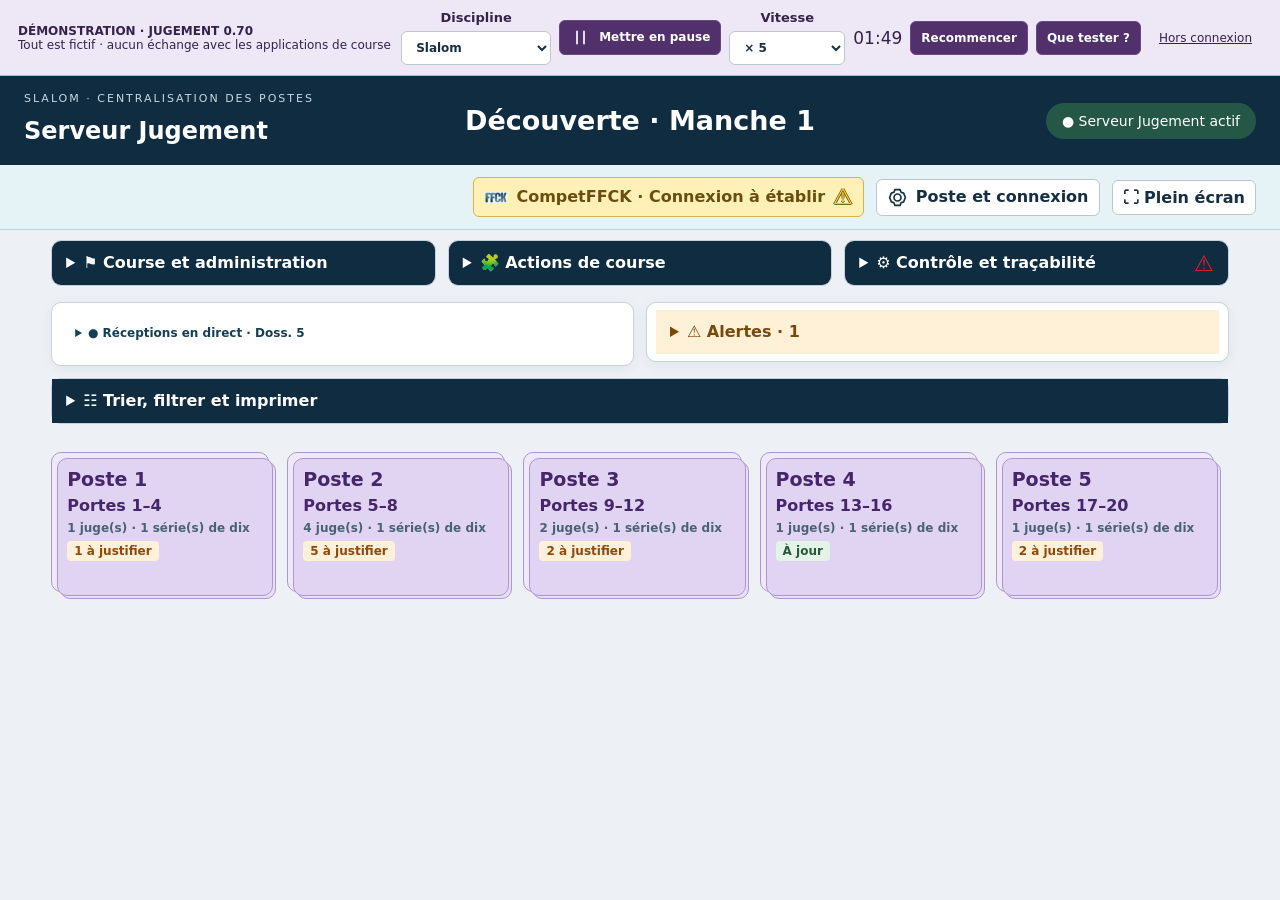
<file: index.html>
<!doctype html><html lang="fr"><head><meta charset="utf-8"><meta name="viewport" content="width=device-width,initial-scale=1"><title>Jugement TRAPS · Démonstration 0.70</title><meta http-equiv="Content-Security-Policy" content="default-src 'self' data: blob:; connect-src 'none'; script-src 'self' 'unsafe-inline'; style-src 'self' 'unsafe-inline'; img-src 'self' data: blob:; media-src 'self' data: blob:; object-src 'none'; base-uri 'none'; form-action 'none'"><script>if(new URLSearchParams(location.search).get('tableau')==='penalites'){document.documentElement.classList.add('penalty-table-page');document.title='Tableau des pénalités · Jugement';}if(new URLSearchParams(location.search).get('tableau')==='chronos'){document.documentElement.classList.add('chrono-list-page');document.title='Liste des chronos · Jugement';}</script><style>html.penalty-table-page body>header,html.penalty-table-page body>#deployment-bar,html.penalty-table-page body>#consultation-status,html.penalty-table-page body>#ja-command-status,html.penalty-table-page main>:not(.penalty-window-root){display:none!important}html.chrono-list-page body>header,html.chrono-list-page body>#deployment-bar,html.chrono-list-page body>main,html.chrono-list-page body>#ja-command-status{display:none!important}</style><link rel="stylesheet" href="./style.css?v=070-demo3"><link rel="stylesheet" href="./demo.css"></head><body><section id="simulation-bar" aria-label="Commandes de la simulation"><div><strong>DÉMONSTRATION · JUGEMENT 0.70</strong><span>Tout est fictif · aucun échange avec les applications de course</span></div><div class="sim-controls"><label>Discipline<select id="sim-kind"><option value="slalom">Slalom</option><option value="cross">Time Trial Cross</option></select></label><button id="sim-pause">Mettre en pause</button><label>Vitesse<select id="sim-speed"><option value="1">Temps réel</option><option value="5" selected>× 5</option><option value="20">× 20</option></select></label><span id="sim-time" role="timer">01:45</span><button id="sim-restart">Recommencer</button><button id="sim-help">Que tester ?</button><a href="./jugement-demo-hors-ligne.html" download>Hors connexion</a></div></section>
<header><div><p class="eyebrow">SLALOM · CENTRALISATION DES POSTES</p><h1>Jugement_TRAPS_BZH</h1><p>Fiches de pénalités et justifications des juges</p></div><strong id="active-course-title">Course active</strong><span id="connection" role="status">Connexion…</span></header>
<section id="deployment-bar" aria-label="Rôle et réplication"><strong id="deployment-role">Jugement</strong><span id="deployment-state" role="status">Lecture du rôle…</span><button id="deployment-settings">Poste et connexion</button><button id="window-fullscreen" title="Afficher Jugement en plein écran · F11 est aussi disponible">⛶ Plein écran</button></section><p id="ja-command-status" class="notice" hidden role="status"></p><section id="consultation-status" hidden role="status"><span id="consultation-message"></span><button id="consultation-apply">Afficher les mises à jour</button></section><main><section class="course-toolbar" aria-label="Course et outils"><details class="course-group course-data" aria-label="Données et administration"><summary>⚑ Course et administration</summary><div class="panel-content"><label>Course / manche<select id="course-select"><option value="">Course active</option></select></label><div class="course-admin-actions"><button id="new-race" class="new-race">Charger une course</button><button id="restart-course" class="danger">Vider la course</button><button id="manage-archives" aria-label="Gérer les archives PC">Gérer les archives</button><button id="course-label">Renommer la course active</button><button id="recover-course" class="recover-course" hidden>Consulter une course terminée</button><details class="course-rescue"><summary>Récupération après incident</summary><p>Réutiliser d’abord la base de ce PC ou la copie JA. Cette procédure demande aux téléphones uniquement les données manquantes ou plus récentes, sans renvoyer les anciennes pénalités à Manager.</p><button id="recover-phone-data">Récupérer les données manquantes des téléphones</button></details></div><button id="course-reopen" hidden>Reprendre cette course</button><span id="archive-status" role="status"></span></div></details><details class="course-group course-actions" aria-label="Juges et affichage"><summary>🧩 Actions de course</summary><div class="panel-content"><button id="show-messages">✉ Messages aux juges</button><button id="consultation-toggle" aria-pressed="false">Pause de consultation</button><button id="show-chronos">Liste des chronos</button><button id="show-penalty-grid">▦ Tableau des pénalités</button><button id="open-protection">Protections des pénalités</button></div></details><details class="course-group course-tools" aria-label="Suivi et journal"><summary>⚙ Contrôle et traçabilité</summary><div class="panel-content"><button id="show-journal">☷ Journal des événements</button></div></details></section><p id="session-notice" class="notice" hidden></p><div class="race-monitor"><section id="live-feed" aria-label="Réceptions en direct"><details class="monitor-disclosure"><summary>● Réceptions en direct</summary><div class="monitor-content"><div id="live-items"></div><details><summary>Diffusion des signalements aux téléphones</summary><div id="control-receipts"></div></details><div class="live-summary" aria-label="Bilan de la course"><section class="stats"><div><b id="count">0</b> fiches reçues</div><div><b id="posts">0</b> postes</div><div><b id="pending">0</b> portes à justifier</div></section>
<p id="race-status" class="notice" role="status">Course en cours</p><p class="notice" id="server-course-guide">Les touches et les justifications arrivent progressivement. La prochaine course est préparée depuis Jugement, après mise en attente des téléphones et import du .pce dans Manager.</p>
</div></div></details></section><section id="race-alerts" aria-label="Alertes de course"><details class="monitor-disclosure"><summary>⚠ Alertes</summary><div class="monitor-content"><div id="alert-items">Aucune alerte.</div></div></details></section></div><section id="cross-results" hidden><h2>Time Trial Kayak Cross</h2><p>Portes en colonnes, dossards en lignes · seules les pénalités sont affichées.</p><div id="cross-table"></div></section><details class="filters-panel" id="filters-panel"><summary>☷ Trier, filtrer et imprimer</summary><section class="toolbar"><label>Dossards<input id="bib" type="text" placeholder="Tous · ex. 1, 4–9" aria-label="Dossards à consulter et imprimer"></label><label>Portes<input id="gate-filter" type="text" placeholder="Toutes · ex. 1, 3–5" aria-label="Portes à consulter et imprimer"></label><label class="pile-post-filter">Poste<select id="device"><option value="">Tous les postes</option></select></label><details class="advanced-filters"><summary>Plus de critères</summary><div class="advanced-filter-fields"><label>Juge<select id="judge"><option value="">Tous les juges</option></select></label><label>Fonction<select id="function"><option value="">Toutes les fonctions</option><option>Juge Transmetteur</option><option>Juge déporté</option></select></label></div></details><label>Afficher<select id="state"><option value="all">Toutes les portes reçues</option><option value="penalties">Pénalités 2 et 50</option><option value="pending">Justifications à compléter</option></select></label><label>Présentation<select id="view"><option value="piles">Piles par poste · 10 dossards par fiche</option><option value="detail">Détail par dossard</option></select></label><button id="print">Aperçu et impression</button><button id="clear-filters">Effacer les filtres</button></section></details>
<div id="sheets"><div class="empty"><h2>Prêt à recevoir les fiches</h2><p>Validez des pénalités dans TRAPS_2.0. Les fiches s’afficheront ici automatiquement.</p><p>Récepteur : port 8765 · aucune action envoyée à Traps Manager</p></div></div>
</main><dialog id="new-race-dialog" aria-labelledby="new-race-title"><h2 id="new-race-title">Démarrer une nouvelle course</h2><p>Les fiches actuelles et leurs révisions seront archivées dans <strong>data/archives</strong>. Le tableau repartira vide.</p><p>Les anciens envois des téléphones seront refusés pour cette nouvelle course. Préparez ensuite chaque téléphone avec <strong>Effacer données / Nouvelle course</strong>.</p><label class="reset-confirm"><input type="checkbox" id="reset-confirm">Je confirme le changement de course et la remise à zéro du tableau.</label><p id="reset-error" role="alert"></p><div class="reset-actions"><button id="cancel-race">Annuler</button><button id="confirm-race" class="new-race" disabled>Archiver et démarrer la nouvelle course</button></div></dialog><dialog id="recovery-dialog"><h2>Compléter une course depuis les téléphones</h2><p>Réutilisez d’abord la base conservée sur ce PC ou la copie du poste JA. Les téléphones transmettront uniquement les éléments absents ou plus récents ; les fiches déjà présentes sont conservées.</p><p>Les pénalités déjà envoyées à Traps Manager ne sont pas renvoyées. Les dessins et textes de tous les postes sont récupérés avant les audios, un téléphone à la fois.</p><p id="recovery-status" role="status">Recherche…</p><div id="recovery-choice"><label>Course conservée sur les téléphones<select id="recovery-race"><option value="">Choisir la course</option></select></label><label class="reset-confirm"><input id="recovery-agree" type="checkbox">Je confirme que ces fiches concernent la course à reprendre.</label><p>Ne videz pas les téléphones. Le PC reprend l’identifiant de cette course. Si une autre course contient déjà des fiches sur ce PC, archivez-la avec « Nouvelle course » avant la récupération. Gardez un seul PC Jugement actif.</p></div><ul id="recovery-posts"></ul><p id="recovery-error" role="alert"></p><div class="reset-actions"><button id="recovery-close">Fermer</button><button id="recovery-cancel">Annuler l’inventaire</button><button id="recovery-pause" hidden>Suspendre</button><button id="recovery-confirm" disabled>Récupérer la course sélectionnée</button></div></dialog><script src="./sim-engine.js?v=070-demo3"></script><script src="./demo-api.js?v=070-demo3"></script><script src="./actions.js?v=070-demo3"></script><script src="./consultation.js?v=070-demo3"></script><script src="./sheet-order.js?v=070-demo3"></script><script src="./piles-model.js?v=070-demo3"></script><script src="./piles.js?v=070-demo3"></script><script src="./app.js?v=070-demo3"></script><script src="./control.js?v=070-demo3"></script><script src="./courses.js?v=070-demo3"></script><script src="./recovery.js?v=070-demo3"></script><script src="./session.js?v=070-demo3"></script><script src="./supervision.js?v=070-demo3"></script><script src="./deployment.js?v=070-demo3"></script><script src="./technical.js?v=070-demo3"></script><script src="./messages.js?v=070-demo3"></script><script src="./manager-resend.js?v=070-demo3"></script><script src="./chrono-compet.js?v=070-demo3"></script><script src="./layout.js?v=070-demo3"></script><script src="./demo-ui.js?v=070-demo3"></script></body></html>
</file>
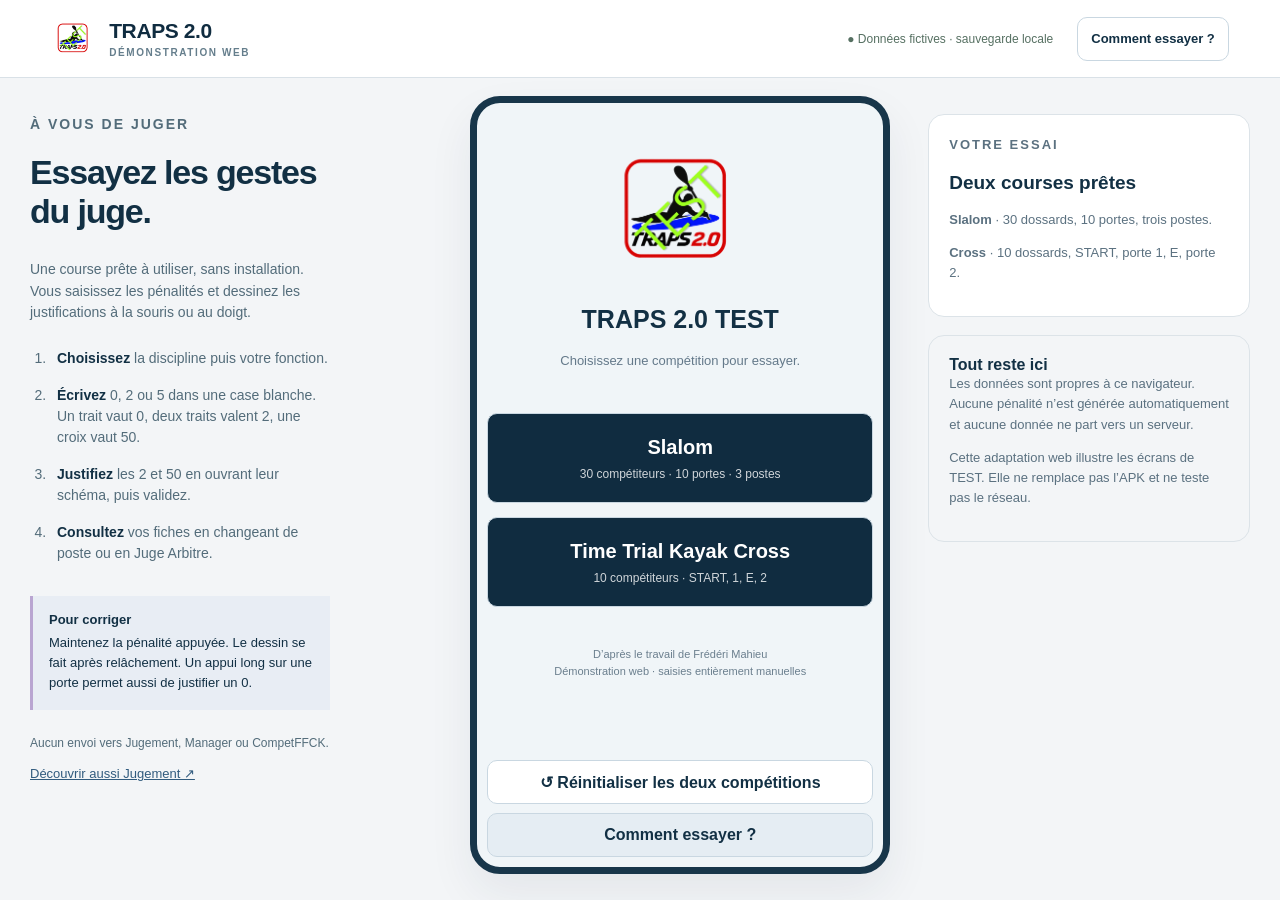
<file: traps/index.html>
<!doctype html>
<html lang="fr"><head><meta charset="utf-8"><meta name="viewport" content="width=device-width,initial-scale=1"><meta http-equiv="Content-Security-Policy" content="default-src 'self' data: blob:; connect-src 'none'; script-src 'self'; style-src 'self' 'unsafe-inline'; img-src 'self' data: blob:; media-src 'self' data: blob:; object-src 'none'; base-uri 'none'; form-action 'none'"><meta name="theme-color" content="#102c40"><meta name="description" content="Découvrez TRAPS 2.0 TEST dans votre navigateur : saisie manuelle de pénalités, dessins et notes à la souris, Slalom et Kayak Cross. Données fictives locales."><title>TRAPS 2.0 · Démonstration interactive</title><link rel="stylesheet" href="./style.css?v=1"></head>
<body><header class="web-header"><a class="brand" href="./"><img id="brand-logo" alt="TRAPS 2.0 TEST"><span>TRAPS 2.0 <small>DÉMONSTRATION WEB</small></span></a><span class="private-label">● Données fictives · sauvegarde locale</span><button id="web-help" class="outline">Comment essayer ?</button></header>
<main class="workspace"><aside class="guide"><p class="eyebrow">À VOUS DE JUGER</p><h1>Essayez les gestes<br>du juge.</h1><p>Une course prête à utiliser, sans installation. Vous saisissez les pénalités et dessinez les justifications à la souris ou au doigt.</p><ol><li><b>Choisissez</b> la discipline puis votre fonction.</li><li><b>Écrivez</b> 0, 2 ou 5 dans une case blanche. Un trait vaut 0, deux traits valent 2, une croix vaut 50.</li><li><b>Justifiez</b> les 2 et 50 en ouvrant leur schéma, puis validez.</li><li><b>Consultez</b> vos fiches en changeant de poste ou en Juge Arbitre.</li></ol><div class="tip"><b>Pour corriger</b><p>Maintenez la pénalité appuyée. Le dessin se fait après relâchement. Un appui long sur une porte permet aussi de justifier un 0.</p></div><p id="local-status" role="status">Aucun envoi vers Jugement, Manager ou CompetFFCK.</p><a class="demo-link" href="../">Découvrir aussi Jugement ↗</a></aside>
<section class="device" aria-label="Téléphone de démonstration"><div id="app" aria-live="off"></div></section>
<aside class="context"><div class="context-card"><p class="eyebrow">VOTRE ESSAI</p><h2 id="context-title">Deux courses prêtes</h2><div id="context-content"></div></div><div class="context-card small"><b>Tout reste ici</b><p>Les données sont propres à ce navigateur. Aucune pénalité n’est générée automatiquement et aucune donnée ne part vers un serveur.</p><p>Cette adaptation web illustre les écrans de TEST. Elle ne remplace pas l’APK et ne teste pas le réseau.</p></div></aside></main>
<dialog id="modal"><div id="modal-content"></div></dialog><div id="toast" role="status" hidden></div>
<script src="./logo.js?v=1"></script><script src="./recognizer.js?v=1"></script><script src="./model.js?v=1"></script><script src="./app.js?v=1"></script></body></html>
</file>
<file: style.css>
*{box-sizing:border-box}body{margin:0;background:#edf1f5;color:#172b3a;font:16px system-ui,sans-serif}header{background:#102c40;color:white;padding:28px 4vw;display:flex;align-items:center;justify-content:space-between;gap:24px}h1{font-size:30px;margin:0 0 8px}header p{margin:4px 0;color:#cad8e2}.eyebrow{font-size:11px;letter-spacing:2px;margin-bottom:12px!important}#connection{background:#264859;border-radius:30px;padding:10px 16px;white-space:nowrap;font-size:14px}main{padding:24px 4vw}.toolbar{display:flex;align-items:end;gap:16px;flex-wrap:wrap;background:white;padding:20px;border:1px solid #dae2e8;border-radius:12px}label{display:flex;flex-direction:column;gap:6px;font-size:13px;font-weight:600}input,select,button{font:inherit;border:1px solid #b9c7d0;border-radius:6px;padding:11px;background:white;color:#142f43}button{cursor:pointer;font-weight:600}button:hover{background:#eaf2f7}.stats{display:flex;gap:28px;margin:24px 0}.stats b{font-size:26px;margin-right:5px}.notice{font-size:14px;color:#536877}.sheet{background:white;margin:26px 0;padding:24px;box-shadow:0 3px 15px #102c4010;border:1px solid #ccd6de;break-inside:avoid}.sheet-header{display:flex;justify-content:space-between;gap:15px;border-bottom:2px solid #183e56;padding-bottom:14px;margin-bottom:18px}.sheet h2{margin:0;font-size:25px}.sheet-header p{margin:6px 0 0;font-size:13px;color:#536877}.grid{display:grid;grid-template-columns:repeat(4,minmax(0,1fr));border-top:1px solid black;border-left:1px solid black}.gate{border-right:1px solid black;border-bottom:1px solid black;min-width:0}.gate h3{margin:0;padding:10px;border-bottom:1px solid black;font-size:17px;display:flex;justify-content:space-between}.picture{position:relative;aspect-ratio:242/271;background:white}.picture img,.picture svg{position:absolute;inset:0;width:100%;height:100%}.pen{position:absolute;left:10.5%;top:75.5%;width:20.5%;height:17%;background:white;display:flex;align-items:center;justify-content:center;font-weight:700;font-size:clamp(18px,2vw,30px);color:black}.notes{border-top:1px solid black;padding:10px;min-height:120px;white-space:pre-wrap;overflow-wrap:anywhere;font-size:14px;color:#152b3a}.notes strong{display:block;margin-bottom:8px}.badge{font-size:12px;color:#765010;background:#fff2ca;padding:4px 7px;border-radius:4px}.badge.done{background:#e1f2e9;color:#21563c}.empty{padding:70px 20px;text-align:center;color:#536877;background:white;border:1px dashed #b9c7d0;border-radius:12px}.gate small{display:block;padding:8px;color:#526b7b;font-size:11px}.conflict{border:2px solid #c57915}.source{font-size:11px;color:#6a7780;margin-top:12px}.sheet.emptygate{opacity:.7}@media(max-width:850px){.grid{grid-template-columns:repeat(2,minmax(0,1fr))}header{align-items:start;flex-direction:column}.toolbar label{flex:1}}
.matrix-scroll{overflow-x:auto}.matrix{border-collapse:collapse;table-layout:fixed;width:100%;min-width:1450px;color:#111}.matrix th,.matrix td{border:1px solid #111;padding:0;vertical-align:top}.matrix th{padding:8px 4px;font-size:15px;background:white}.matrix .gate-label{width:65px;font-size:15px;font-weight:500;text-align:left;padding:8px}.matrix .notes{font-size:12px;min-height:74px;padding:6px}.matrix .notes strong{font-size:12px;margin-bottom:5px}.matrix .badge{font-size:10px;display:block;text-align:center;border-radius:0;padding:3px}.matrix .gate small{font-size:9px}.matrix .gate{border:0}.matrix .unreceived{opacity:.3}.matrix .unreceived .notes{min-height:74px}.matrix .pen{font-size:23px}.matrix .source-post{font-size:9px;padding:3px;display:block}.matrix .conflict{border:2px solid #c57915}.sheet .muted{color:#677986;font-size:13px}
.gate-on-image{position:absolute;right:0;bottom:0;background:white;color:#102c40;font-weight:700;font-size:clamp(11px,1.15vw,18px);padding:4px 3px}.pen{left:9.5%;top:77.8%;height:17.5%;width:21%}.note-preview{display:block;width:100%;height:120px;background:white}.matrix .note-preview{height:75px}.zoom-notes{display:block;font-size:10px;padding:4px;margin:4px auto}.note-full{display:block;width:min(70vw,520px);height:70vh;background:white}dialog{border:1px solid #b9c7d0;border-radius:12px;padding:20px}dialog::backdrop{background:#102c4099}

/* Palette identique à TRAPS_2.0 : justification orange, 2 jaune, 50 rouge. */
.pen.penalty-2{background:#ffde3b;color:#000}
.pen.penalty-50{background:#c62828;color:#fff}
.gate.pending{background:#fff0da;outline:none}
.gate.pending .notes{background:#fff0da}
.gate.pending .badge{background:#fff0da;color:#ae4d00;font-weight:700}
.gate.pending .note-preview{background:#fff0da}
.matrix tbody th.gate-label{font-size:34px;font-weight:800;text-align:center;vertical-align:middle;padding:10px 4px;line-height:1.1;color:#102c40;background:#deeff8}
.matrix thead th.gate-label{text-align:center;font-weight:700}
.judgment-legend{display:flex;gap:10px;flex-wrap:wrap;margin:16px 0;font-size:13px;font-weight:700}
.judgment-legend span{padding:7px 12px;border-radius:5px}
.legend-pending{background:#fff0da;color:#ae4d00;border:1px solid #ae4d00}
.legend-two{background:#ffde3b;color:#000}
.legend-fifty{background:#c62828;color:#fff}


.pen.penalty-0,.legend-zero{background:#00ff00;color:#000}
.note-print{display:none}
@media print{
 @page{size:A4 landscape;margin:8mm}
 html,body{margin:0!important;padding:0!important;background:#fff!important}
 body{font:7pt Arial,sans-serif;color:#111}
 main,#sheets{margin:0!important;padding:0!important}
 header,.toolbar,.stats,.notice,.judgment-legend,#connection,dialog{display:none!important}
 .matrix-sheet{width:100%;height:190mm;box-sizing:border-box;margin:0!important;padding:0!important;border:0!important;box-shadow:none;break-inside:avoid-page;break-after:page;page-break-after:always}
 .matrix-sheet:last-child{break-after:auto;page-break-after:auto}
 .matrix-sheet .sheet-header{height:12mm;min-height:12mm;margin:0 0 2mm;padding:0 0 1mm;gap:4mm;border-bottom:.3mm solid #102c40}
 .matrix-sheet .sheet-header h2{font-size:12pt;line-height:1.15;margin:0}
 .matrix-sheet .sheet-header p{font-size:7pt;line-height:1.15;margin:1mm 0 0}
 .matrix-sheet .source{display:none}
 .matrix-scroll{overflow:visible}
 .matrix{min-width:0;width:100%;table-layout:fixed;border-collapse:collapse}
 .matrix th,.matrix td{border:.2mm solid #333}
 .matrix thead th{height:6mm;padding:.5mm 0;font-size:8pt;line-height:1.1}
 .matrix thead th.gate-label{width:12mm}
 .matrix tbody th.gate-label{width:12mm;font-size:18pt;font-weight:800;text-align:center;vertical-align:middle;padding:0}
 .matrix-sheet{--diagram-height:33mm;--notes-height:18mm;--row-height:54mm}
 .matrix-sheet[data-gates="4"]{--diagram-height:26mm;--notes-height:12mm;--row-height:41mm}
 .matrix-sheet[data-gates="5"]{--diagram-height:20mm;--notes-height:10mm;--row-height:33mm}
 .matrix tbody tr{height:var(--row-height);break-inside:avoid;page-break-inside:avoid}
 .matrix td{height:var(--row-height);vertical-align:top;padding:0}
 .matrix .gate,.matrix .unreceived{border:0;margin:0;padding:0;break-inside:avoid}
 .matrix .picture{width:calc(var(--diagram-height)*242/271);max-width:100%;height:var(--diagram-height);aspect-ratio:242/271;margin:0 auto}
 .matrix .picture img{object-fit:contain}
 .matrix .pen{font-size:calc(var(--diagram-height)*.105);line-height:1;font-weight:800}
 .matrix .notes,.matrix .unreceived .notes{height:var(--notes-height);min-height:0;max-height:var(--notes-height);padding:.5mm;overflow:hidden;font-size:6pt;line-height:1.1;border-top:.2mm solid #333}
 .matrix .notes strong{font-size:5.5pt;line-height:1;margin:0 0 .3mm}
 .matrix .note-preview,.matrix .zoom-notes,.matrix .gate small,.matrix .source-post{display:none!important}
 .matrix .note-print{display:block;width:100%;height:calc(var(--notes-height) - 2.5mm)}
 .matrix .badge{height:2mm;box-sizing:border-box;padding:0;font-size:5pt;line-height:2mm;white-space:nowrap}
 .matrix .pending{outline-width:.5mm;outline-offset:-.5mm}
 *{-webkit-print-color-adjust:exact;print-color-adjust:exact}
}

.new-race{background:#9b3026;color:#fff;border:1px solid #9b3026}.new-race:disabled{opacity:.45;cursor:not-allowed}dialog{max-width:620px;width:calc(100% - 48px);border:0;border-radius:14px;padding:26px;color:#102c40;box-shadow:0 20px 70px #0005}dialog::backdrop{background:#102c4088}dialog p{line-height:1.5}.reset-confirm{display:flex;gap:12px;align-items:flex-start;margin:20px 0;font-weight:600}.reset-confirm input{width:22px;height:22px;flex:none}.reset-actions{display:flex;gap:12px;justify-content:flex-end;flex-wrap:wrap}#reset-error{color:#a62323}@media print{dialog,#race-status{display:none!important}}

.reset-confirm{flex-direction:row;font-size:16px;line-height:1.4}

.audio-symbol{font-size:18px;color:#164864}.audio-on-image{position:absolute;right:4px;top:4px;z-index:3;border-radius:50%;background:#deeff8;color:#102c40;width:24px;height:24px;text-align:center;font-size:20px;font-weight:bold}.listen-audio{display:block;font-size:12px;padding:4px 8px;margin:4px auto}.note-preview[role=button]{cursor:zoom-in}dialog audio{display:block;width:100%;margin:18px 0}@media print{.listen-audio{display:none!important}.audio-on-image{width:3mm;height:3mm;font-size:8pt;line-height:3mm;right:1mm;top:1mm}}

.notes-dialog{max-width:1100px;width:calc(100vw - 48px)}.notes-dialog .note-full{width:100%;height:70vh}

#recovery-dialog{width:min(850px,94vw);max-height:90vh;overflow:auto}#recovery-dialog h2{margin-top:0}#recovery-dialog p{line-height:1.5}#recovery-status{padding:12px;background:#e7f0f7;font-weight:700}#recovery-error{color:#9b2020}#recovery-posts{padding-left:22px;line-height:1.7}#recovery-choice select{width:100%}button:disabled{opacity:.55;cursor:default}

.course-toolbar{display:flex;align-items:end;gap:14px;flex-wrap:wrap;margin-bottom:16px;padding:16px;background:#dceaf2;border-radius:10px}.course-toolbar select{max-width:70vw;min-width:260px}#archive-status{font-weight:600;color:#765010}.officials-header{min-width:30%;max-width:60%;overflow-wrap:anywhere}.officials-header p{margin:3px 0}.officials-header small{font-size:10px}.sheet-header{flex-wrap:wrap}.sheet-header .officials-header{flex:1}.gate small{overflow-wrap:anywhere}
@media print{.course-toolbar{display:none!important}.matrix-sheet .sheet-header{height:22mm;min-height:22mm;max-height:22mm;flex-wrap:nowrap}.matrix-sheet .sheet-header h2{font-size:10pt}.matrix-sheet .officials-header{font-size:8pt;columns:2;column-gap:3mm;max-width:70%;min-width:55%}.matrix-sheet .officials-header strong{display:block}.matrix-sheet .officials-header p{font-size:6.5pt;margin:.5mm 0;break-inside:avoid}.matrix-sheet .officials-header small{font-size:6pt}.matrix-sheet{--diagram-height:30mm;--notes-height:17mm;--row-height:50mm}.matrix-sheet[data-gates="4"]{--diagram-height:24mm;--notes-height:12mm;--row-height:39mm}.matrix-sheet[data-gates="5"]{--diagram-height:18mm;--notes-height:10mm;--row-height:31mm}}

@media print{.matrix-sheet .officials-header.many-judges{columns:3}.matrix-sheet .officials-header.many-judges p{font-size:5.5pt}}

.picture[role=button]{cursor:zoom-in}.diagram-dialog{width:calc(100% - 40px);max-width:1040px;padding:20px}.diagram-header{display:flex;gap:16px;align-items:center;justify-content:space-between;flex-wrap:wrap}.diagram-header h2{font-size:22px;margin:0}.diagram-header p{font-size:13px;margin:5px 0;color:#536877}.diagram-header button{min-height:44px}.diagram-penalty{font-size:34px;line-height:1;min-width:66px;text-align:center;padding:12px;border-radius:7px;font-weight:800}.diagram-penalty.penalty-0{background:#00ff00;color:#000}.diagram-penalty.penalty-2{background:#ffde3b;color:#000}.diagram-penalty.penalty-50{background:#c62828;color:#fff}.diagram-full{display:block;width:100%;height:min(68vh,780px);margin-top:16px;background:#fff}

/* Vue commune : schéma à gauche, notes à droite. */
.justification-dialog{width:calc(100vw - 32px);max-width:1280px;height:calc(100vh - 32px);height:calc(100dvh - 32px);max-height:940px;padding:20px;overflow:hidden}
.justification-dialog[open]{display:flex;flex-direction:column;gap:16px}
.justification-header{display:flex;gap:16px;align-items:center;justify-content:space-between;flex:none}
.justification-header h2{font-size:23px;margin:0}.justification-header p{font-size:13px;color:#536877;margin:5px 0 0;overflow-wrap:anywhere}
.justification-actions{display:flex;gap:10px;flex:none;align-items:center}.zoom-close{background:#e2eef6;border-color:#adc8da;color:#153e55;min-height:44px;padding:10px 18px}.zoom-close:hover{background:#cfe2ee}
.justification-body{display:grid;grid-template-columns:minmax(0,1fr) minmax(0,1fr);gap:18px;flex:1;min-height:0}
.justification-panel{display:flex;flex-direction:column;min-height:0;min-width:0;background:#fff;border:1px solid #d4e0e8;border-radius:9px;padding:12px}
.justification-panel h3{flex:none;font-size:16px;margin:0 0 8px;color:#274f66}
.justification-dialog .diagram-full,.justification-dialog .note-full{flex:1;min-height:0;max-height:none;height:0;width:100%;display:block;margin:0;background:#fff}
.zoom-empty{margin:auto;color:#536877}.zoom-audio{min-height:44px;background:#e9f2f8;color:#17465f}.zoom-audio-players{flex:none}.zoom-audio-players[hidden]{display:none}.zoom-audio-players audio{display:block;width:100%;margin:10px 0 0}
@media(max-width:620px){.justification-dialog{padding:14px}.justification-header{align-items:flex-start;flex-wrap:wrap;gap:10px}.justification-actions{margin-left:auto}.justification-header h2{font-size:20px}.justification-body{display:flex;flex-direction:column;overflow:auto}.justification-panel{flex:none;height:420px;min-height:320px}}
/* Course, filtres combinables et suivi permanent. */
header{display:grid;grid-template-columns:1fr 1.2fr 1fr;padding:20px 3vw}header h1{font-size:24px}#active-course-title{text-align:center;font-size:27px;overflow-wrap:anywhere}#connection{justify-self:end}.course-toolbar button{min-height:46px}.recover-course{background:#e2eef7;border-color:#88aabe}#new-race{margin-left:auto;background:#fbe7e8;color:#a32632;border-color:#c87983}.course-toolbar #archive-status{flex-basis:100%}.toolbar{margin-top:16px}.toolbar input{max-width:190px}.sheet-course{margin-left:auto;text-align:right;max-width:45%;font-size:25px;overflow-wrap:anywhere}.sheet-course small{display:block;font-size:11px;color:#536877}.officials-header p{font-size:23px;font-weight:700;color:#123247}.officials-header{min-width:25%;max-width:45%}.sheet-header .officials-header{flex:initial}.matrix .picture{max-width:165px;margin:auto}.signal-only{min-height:180px;padding:15px 8px;display:flex;align-items:center;justify-content:center;flex-direction:column;background:#e8f0f7;color:#153d59;text-align:center;gap:12px}.signal-only small{font-size:11px}.print-selection{max-width:96vw;width:1200px;max-height:92vh;overflow:auto}.print-preview{max-height:58vh;overflow:auto;border:1px solid #c4d3df;margin:16px 0}.print-preview .sheet{margin:8px;padding:12px}#live-feed{position:sticky;top:0;z-index:5;background:#fff;padding:14px 18px;border:1px solid #c4d3df;border-radius:10px;margin:12px 0;box-shadow:0 3px 12px #102c4010}.live-heading{display:flex;justify-content:space-between;gap:12px;margin-bottom:10px}.live-heading span{font-size:12px;color:#536877}#live-items{display:grid;grid-template-columns:1fr 1fr;gap:6px 12px}.live-item{display:flex;align-items:center;gap:10px;min-width:0;text-align:left;padding:6px 9px;background:#f1f5f8;border:0;font-size:13px}.live-item time{font-size:11px;color:#536877}.live-item small{margin-left:auto;overflow:hidden;text-overflow:ellipsis;white-space:nowrap;max-width:28%}.live-value{padding:4px 9px;border-radius:4px;color:#000;min-width:28px;text-align:center}.live-value.penalty-0{background:#00ff00}.live-value.penalty-2{background:#ffde3b}.live-value.penalty-50{background:#c62828;color:white}.live-absent{background:#ede6fb;color:#653b91;padding:5px}.live-capsize{background:#e5f3e9;color:#246b4a;padding:5px}#live-feed details{font-size:12px;margin-top:9px}#control-receipts{max-height:130px;overflow:auto}.toolbar #print{background:#164e69;color:white}.toolbar #clear-filters{font-size:13px}button:focus-visible{outline:3px solid #3e8db5;outline-offset:3px}
@media(max-width:850px){header{grid-template-columns:1fr}#active-course-title{text-align:left}#connection{justify-self:start}#live-items{grid-template-columns:1fr}.live-heading{flex-direction:column}.sheet-course{max-width:100%;font-size:22px}.officials-header{max-width:100%}#new-race{margin-left:0}}
@media print{#live-feed{display:none!important}.sheet-course{font-size:13pt;max-width:40%}.sheet-course small{font-size:7pt}.matrix-sheet .officials-header{columns:1;min-width:25%;max-width:38%}.matrix-sheet .officials-header p{font-size:10pt;line-height:1.15;margin:1mm 0}.matrix-sheet .sheet-header{align-items:start;justify-content:space-between}.matrix-sheet .sheet-header>div:first-child{max-width:28%}.matrix .picture{max-width:100%}.signal-only{min-height:0;height:calc(var(--row-height) - 1mm);font-size:8pt}.signal-only small{font-size:6pt}}

.gate{position:relative}.gate-signal{position:absolute;top:0;left:0;right:0;z-index:4;background:#e9e2f5;color:#542b7e;text-align:center;font-size:11px;font-weight:800;padding:4px;pointer-events:none}@media print{.gate-signal{font-size:5.5pt;padding:.3mm}}

.officials-header .official-role{display:block;font-size:13px;font-weight:400;color:#536877;margin-top:3px}@media print{.officials-header .official-role{font-size:7pt;margin-top:.5mm}}

[hidden]{display:none!important}.session-dialog{max-width:820px;width:calc(100% - 48px);max-height:88vh;overflow:auto}.session-dialog label{display:block;margin:14px 0}.session-dialog input:not([type=checkbox]),.session-dialog select{display:block;box-sizing:border-box;width:100%;padding:12px;margin-top:6px}.session-dialog button{margin:8px 6px 8px 0;padding:12px 18px}.session-dialog [role=alert]{color:#a32626}.roster-preview{max-height:180px;overflow:auto;columns:4;background:#eef4f8;padding:16px 16px 16px 44px}.session-phones{max-height:190px;overflow:auto}.activate-course{background:#d9f1df;color:#16452a;font-weight:700}.results-table{border-collapse:collapse;width:100%;background:white}.results-table td,.results-table th{padding:10px;border:1px solid #c7d8e5;text-align:center}.cross-clear{background:#b8efbc;font-weight:800}.cross-fault{background:#ffde3b;font-weight:800}#cross-results{margin:16px 0;padding:18px;background:#e8f2f8;border-radius:12px}.chrono-table{max-height:65vh;overflow:auto;margin:16px 0}#show-chronos{background:#dceff9;border:1px solid #91b7cc}

/* Chronos: large race time, compact diagnostics, explicit absence override. */
.chrono-dialog{max-width:1100px;width:calc(100% - 48px)}
.chrono-results{table-layout:fixed;font-variant-numeric:tabular-nums}
/* Chrono widths follow semantic columns; selection is optional. */
.chrono-results .chrono-bib{font-size:20px;font-weight:750}.chrono-results .chrono-clock{font-size:18px;white-space:nowrap}.chrono-results .chrono-elapsed{font-size:32px;font-weight:800;white-space:nowrap;background:#edf6fb;color:#12374b}
.chrono-results .chrono-absence,.chrono-absence{background:#ede6fb;color:#653b91;font-size:26px;font-weight:800;text-align:center;padding:15px}
.session-dialog .chrono-info-button{margin:0;padding:6px;min-width:36px;min-height:36px;border-radius:50%;background:#eef3f7;color:#4c6575;font-size:24px;line-height:1;border:1px solid #c7d8e5}
.chrono-technical{max-width:1100px}.chrono-technical-table{overflow:auto}.chrono-technical td{font-size:18px;overflow-wrap:anywhere}.chrono-technical .zoom-close,.chrono-dialog .zoom-close{display:block;margin-left:auto;background:#e8eef4;color:#23465a}
@media(max-width:650px){.chrono-dialog{width:calc(100% - 24px);padding:12px}.chrono-results td,.chrono-results th{padding:8px 3px}.chrono-results .chrono-clock{font-size:13px}.chrono-results .chrono-elapsed{font-size:24px}.chrono-results .chrono-bib{font-size:17px}.session-dialog .chrono-info-button{min-width:28px;min-height:32px;padding:2px;font-size:22px}}

.chrono-technical td:first-child,.chrono-technical th:first-child{min-width:76px;white-space:nowrap}
/* Live reception and race alerts share a single compact row. */
.race-monitor{display:grid;grid-template-columns:1fr 1fr;gap:14px;align-items:stretch;margin:12px 0}
.race-monitor #live-feed,#race-alerts{position:static;margin:0;background:white;padding:14px 18px;border:1px solid #c4d3df;border-radius:10px;box-shadow:0 3px 12px #102c4010;min-width:0}
.race-monitor #live-items{grid-template-columns:1fr;max-height:230px;overflow:auto}.race-monitor .live-heading{align-items:center}.race-monitor .live-heading span{display:none}
#alert-items{max-height:280px;overflow:auto}.race-alert{display:flex;gap:6px;flex-wrap:wrap;align-items:center;padding:9px;margin:5px 0;background:#fff1dc;border-left:4px solid #cb851b;border-radius:5px;font-size:14px}.race-alert small{flex-basis:100%}.race-alert.correction{background:#e9f1ff;border-color:#4272ad}.race-alert button{margin-left:auto;padding:5px 12px}#open-protection{font-size:12px;padding:7px}
.protection-dialog label{font-weight:600}.journal-dialog{width:calc(100% - 40px);max-width:1400px}.journal-filters{display:flex;gap:10px;align-items:center}.journal-filters input,.journal-filters select{max-width:300px!important}.journal-filters input[type=number]{max-width:120px!important}.journal-body{max-height:58vh;overflow:auto}.journal-table{font-size:13px}.journal-table td{text-align:left;vertical-align:top}.journal-table td:first-child{min-width:125px}.journal-table pre{max-width:500px;white-space:pre-wrap;overflow-wrap:anywhere}.journal-table summary{font-size:11px;color:#577084;margin-top:8px}.journal-actions{display:flex;gap:8px;flex-wrap:wrap}.journal-actions .zoom-close{margin-left:auto}
@media(max-width:850px){.race-monitor{grid-template-columns:1fr}.journal-filters{flex-wrap:wrap}}
@media print{.race-monitor{display:none!important}}
/* Installation role is distinct from competition mode. JA remains locally readable. */
#deployment-bar{display:flex;align-items:center;gap:16px;padding:12px 24px;background:#e5f3f6;color:#12394b;border-bottom:1px solid #bcd3dc;flex-wrap:wrap}
#deployment-bar strong{font-size:1.15rem}#deployment-state{flex:1;font-size:.94rem}#deployment-bar.offline{background:#fff0d4;color:#6d470c}
.role-ja #course-label,.role-ja #new-race,.role-ja #recover-course,.role-ja #course-reopen,.role-ja #session-notice,.role-ja #server-course-guide,.role-ja #live-feed details{display:none!important}
.deployment-dialog label{display:block;margin:16px 0}.deployment-dialog input{box-sizing:border-box;width:100%;padding:12px}.deployment-dialog input[type=checkbox]{width:auto}
.role-choice{display:block;width:100%;padding:24px;margin:16px 0;font-size:1.2rem}.pairing-code input{font-family:monospace;font-size:14px}.deployment-dialog details{margin-top:24px;border-top:1px solid #cad7df;padding-top:18px}
@media print{#deployment-bar,#ja-command-status{display:none!important}}

.pairing-code .six-digit-code{font:700 36px monospace;text-align:center;letter-spacing:8px;max-width:280px;margin:12px auto;display:block}
.with-action-icon{display:inline-flex;align-items:center;justify-content:center;gap:8px;text-align:center}
.action-icon{width:21px;height:21px;min-width:21px;flex:none;fill:none;stroke:currentColor;stroke-width:1.9;stroke-linecap:round;stroke-linejoin:round;vertical-align:middle}
.action-label{min-width:0;line-height:1.25}
#consultation-status,.consultation-update{display:flex;gap:14px;align-items:center;justify-content:space-between;background:#fff2cb;border:1px solid #dbb85a;color:#5d430a;padding:12px 18px;border-radius:9px}
#consultation-status{position:sticky;top:8px;z-index:15;margin:12px 3vw}
#consultation-status[hidden],.consultation-update[hidden]{display:none}
.consultation-update{flex:none;font-size:14px;margin:8px 0}.consultation-update button{flex:none;min-height:42px}
#consultation-toggle[aria-pressed=true]{background:#fff0c0;border-color:#c69b35;color:#634608}
#sheets{overflow-anchor:none}
@media(max-width:650px){#consultation-status,.consultation-update{flex-wrap:wrap}.consultation-update button{width:100%}}
@media print{#consultation-status,#consultation-toggle,.consultation-update{display:none!important}.with-action-icon .action-icon{display:none}}

.session-dialog .chrono-info-button.with-action-icon{border-radius:8px;font-size:13px;gap:5px;padding:7px;min-width:70px}
/* 0.19: post piles, stable single-page consultation, ten bibs per printable sheet. */
.pile-post-filter{display:none!important}.advanced-filters{align-self:center}.advanced-filters summary{cursor:pointer;padding:10px;color:#244b62;font-weight:700}.advanced-filter-fields{display:flex;gap:12px;padding:8px;flex-wrap:wrap}.pile-overview{display:grid;grid-template-columns:repeat(auto-fit,minmax(170px,1fr));gap:20px;margin:18px 7px 12px 0}.post-pile{position:relative;isolation:isolate;display:flex;flex-direction:column;gap:6px;text-align:left;background:#fff;color:#102c40;border:1px solid #b7cbd8;border-radius:10px;padding:15px;min-height:125px;white-space:normal}.post-pile:after,.post-pile:before{content:'';position:absolute;inset:5px -5px -5px 5px;background:#e9eff4;border:1px solid #c4d3df;border-radius:10px;z-index:-1}.post-pile:after{inset:8px -8px -8px 8px;z-index:-2}.post-pile strong{font-size:19px}.post-pile small{font-size:12px;color:#486274}.post-pile.selected{border:2px solid #225e80;background:#e1eef7}.pile-pending,.pile-ok{align-self:start;padding:3px 7px;border-radius:4px;font-size:12px;font-weight:700}.pile-pending{background:#fff0da;color:#934807}.pile-ok{background:#e3f3e8;color:#27583e}.pile-workspace{display:grid;grid-template-columns:minmax(0,1fr);gap:23px}.pile-sidebar{display:grid;grid-template-columns:repeat(auto-fit,minmax(170px,1fr));gap:20px;margin:18px 7px 12px 0;align-items:stretch}.pile-reader{min-width:0;background:#fff;border:1px solid #bacdd9;border-radius:10px;padding:15px}.pile-reader-heading{display:flex;gap:12px;align-items:center;justify-content:space-between;flex-wrap:wrap}.pile-reader-heading h2{margin:0;font-size:21px}.pile-source-pickers{display:grid;grid-template-columns:repeat(2,minmax(0,1fr));gap:12px;margin:14px 0}.pile-picker{font-size:13px;display:flex;flex-direction:column;gap:5px;min-width:0}.pile-picker select{max-width:100%;width:100%;font-size:15px;padding:10px}.pile-page-nav{display:flex;align-items:center;gap:9px;flex-wrap:wrap;margin:12px 0}.pile-page-nav select{font-size:16px;padding:9px;min-width:150px}.pile-page-count{font-size:13px;color:#4e6575}.pile-current-sheet{margin:0;padding:12px;border:1px solid #c4d4de;box-shadow:none}.pile-current-sheet .matrix{min-width:740px}.pile-current-sheet .sheet-header{gap:12px;align-items:start;flex-wrap:wrap}.pile-current-sheet .sheet-header h2{font-size:19px}.pile-current-sheet .sheet-course strong{font-size:19px}.pile-current-sheet .officials-header strong{font-size:18px}.pile-current-sheet .officials-header p{font-size:12px}.pile-current-sheet .matrix th{font-size:13px}.pile-current-sheet .matrix .gate-label{width:42px;font-size:24px}.pile-current-sheet .matrix .picture{height:92px;width:82px;max-width:100%;margin:auto}.pile-current-sheet .matrix .notes{height:40px;min-height:40px;padding:4px;font-size:11px}.pile-current-sheet .matrix .notes strong{display:none}.pile-current-sheet .matrix .note-preview{height:32px}.pile-current-sheet .matrix .gate>small{display:none}.pile-current-sheet .matrix .pen{font-size:17px;min-height:19px;display:grid;place-items:center}.pile-current-sheet .matrix .listen-audio{padding:3px;font-size:11px}.pile-empty{display:flex;align-items:center;justify-content:center;min-height:126px;color:#637684;font-size:12px;text-align:center;background:#f0f4f7;padding:6px}.pile-empty.not-judged{background:repeating-linear-gradient(135deg,#f5f7f9,#f5f7f9 8px,#e8edf1 8px,#e8edf1 9px);color:#536371}.pile-comparison{margin:0;padding:10px}.pile-compare-table{width:100%;table-layout:fixed;border-collapse:collapse}.pile-compare-table th,.pile-compare-table td{border:1px solid #bbcbd6;padding:5px;vertical-align:top}.pile-compare-table th{background:#e2eff7}.pile-compare-table th:first-child{width:50px;text-align:center;vertical-align:middle;font-size:24px}.pile-compare-table th small{display:block;font-size:12px;font-weight:400}.pile-compare-table .picture{width:130px;height:146px;margin:auto;max-width:100%}.pile-compare-table .notes{min-height:55px;height:65px;padding:5px}.pile-compare-table .notes strong{display:none}.pile-compare-table .note-preview{height:54px}.pile-compare-table .gate>small{font-size:11px}.pile-compare-table .pen{font-size:23px}.print-preview .pile-empty{min-height:80px}.print-preview-nav{display:flex;align-items:center;gap:10px;flex-wrap:wrap;margin:12px 0}.print-selection .print-preview{max-height:65vh;overflow:auto}.print-selection{max-width:95vw;width:1300px}.pile-reader .source{margin-bottom:0}
@media(max-width:950px){.pile-workspace{grid-template-columns:1fr}.pile-sidebar{display:grid;grid-template-columns:repeat(auto-fit,minmax(150px,1fr));gap:18px}.pile-source-pickers{grid-template-columns:1fr}.pile-current-sheet{padding:7px}.pile-reader{padding:10px}}
@media print{.pile-sidebar,.pile-page-nav,.pile-source-pickers,.pile-reader-heading,.pile-overview,.advanced-filters{display:none!important}.matrix-sheet .pile-empty{height:var(--row-height);min-height:0;font-size:7pt;background:#f4f6f8!important}.matrix-sheet .pile-empty.not-judged{font-style:italic}.matrix-sheet[data-gates="3"]{--diagram-height:30mm}.matrix-sheet[data-gates="1"]{--diagram-height:60mm;--notes-height:30mm;--row-height:92mm}.matrix-sheet[data-gates="2"]{--diagram-height:45mm;--notes-height:22mm;--row-height:72mm}.matrix-sheet .officials-header strong{font-size:11pt}.matrix-sheet .sheet-course strong{font-size:12pt}.matrix-sheet .gate>h3{display:none}.matrix-sheet .notes strong{display:none}}
/* Keep the live information visible while giving the reader more vertical room. */
body>header{padding:16px 24px}body>header h1{font-size:24px;margin:4px 0}body>header p{margin:0}#deployment-bar{padding:8px 24px}#deployment-bar button{padding:7px 10px}#deployment-state{font-size:12px}.course-toolbar{padding:12px 16px;gap:10px}.course-admin{position:relative;align-self:center}.course-admin summary{padding:10px 12px;border:1px solid #afc8d7;border-radius:7px;background:#eef5f9;color:#163e55;cursor:pointer;font-weight:700}.course-admin-actions{position:absolute;top:100%;left:0;z-index:10;min-width:245px;background:white;padding:12px;border:1px solid #afc8d7;box-shadow:0 8px 24px #102c4026;display:flex;flex-direction:column;gap:10px;border-radius:8px}.course-admin-actions .new-race{margin:0}.course-toolbar>label{min-width:0}.course-toolbar #course-select{max-width:340px}#live-items{max-height:110px}.race-monitor{margin:12px 0}.toolbar{padding:12px 16px;gap:10px}.toolbar input{width:140px}.toolbar #view{max-width:245px}.toolbar #state{max-width:190px}.toolbar button{padding:10px}.stats{margin:12px 0;font-size:14px}#race-status{margin:7px 0;font-size:12px}#server-course-guide{display:none}.judgment-legend{margin:10px 0;font-size:12px}.judgment-legend span{padding:5px 8px}
@media(max-width:700px){.course-admin-actions{position:static;min-width:0}.toolbar input{width:100%}.course-toolbar #course-select{max-width:100%}}
@media print{.course-admin{display:none!important}}

/* Course summary belongs to live reception; piles stay above the full-width sheet. */
.race-monitor #live-feed{display:flex;flex-direction:column}
.live-summary{margin-top:auto;padding-top:12px}
.live-summary .stats{flex-wrap:wrap;gap:6px 20px;margin:0;padding-top:10px;border-top:1px solid #dce5ec;font-size:13px}
.live-summary .stats b{font-size:21px}
.live-summary #race-status{margin:8px 0 0;overflow-wrap:anywhere;line-height:1.5}
.all-posts-pile{background:#eee8fa;border-color:#ac96ce;color:#45266b}
.all-posts-pile:before{background:#e0d4f2;border-color:#ac96ce}
.all-posts-pile:after{background:#e8def6;border-color:#ac96ce}
.all-posts-pile:hover,.all-posts-pile.selected{background:#e2d5f4;border-color:#8060ab}
.pile-all-hint{font-size:12px;font-weight:600}
.pile-reader,.pile-current-sheet,.pile-comparison{width:100%;min-width:0}
.pile-compare-table{width:100%;table-layout:fixed}
.pile-compare-table td,.pile-compare-table th{overflow-wrap:anywhere}
@media(max-width:600px){.pile-overview,.pile-sidebar{grid-template-columns:repeat(2,minmax(0,1fr));gap:18px}.post-pile{padding:12px;min-height:140px}.post-pile strong{font-size:17px}.pile-reader{padding:10px}.pile-current-sheet{padding:8px}}

.pile-sidebar,.pile-overview{grid-auto-rows:1fr}.post-pile{min-height:140px}.all-posts-pile strong{font-size:18px}

.pile-compare-table thead th:first-child{width:65px;font-size:14px;white-space:nowrap;overflow-wrap:normal}
/* layout51: FFCK pairs of rows. Palette inherited unchanged from the current sheet. */
.ffck-sheet{--diagram-height:112px;--notes-height:56px;overflow:hidden}
.ffck-sheet .sheet-header{display:grid;grid-template-columns:minmax(0,1fr) minmax(0,1fr) minmax(0,1.4fr);gap:12px;align-items:start}
.ffck-sheet .sheet-header>div,.ffck-sheet .officials-header,.ffck-sheet .sheet-course{min-width:0;min-height:0;max-width:none;width:auto;margin:0;overflow-wrap:anywhere}
.ffck-sheet .sheet-header h2{font-size:19px;line-height:1.25}.ffck-sheet .officials-header strong,.ffck-sheet .sheet-course strong{font-size:19px;line-height:1.25}
.ffck-grid{border-collapse:collapse;table-layout:fixed;width:100%}
.ffck-grid .ffck-door-column{width:68px}
.ffck-grid th,.ffck-grid td{padding:0!important;vertical-align:middle;box-sizing:border-box;overflow:hidden}
.ffck-grid .ffck-corner{font-size:12px!important;font-weight:700!important;text-align:center!important;white-space:normal!important;overflow-wrap:anywhere!important}
.ffck-grid .ffck-bib-heading{height:32px;padding:5px!important;text-align:left;font-size:13px;line-height:20px;white-space:nowrap}
.ffck-bib-heading>span{display:inline-block;width:55%;font-weight:700}.ffck-bib-heading>strong{display:inline-block;width:45%;text-align:right;font-size:16px}
.ffck-grid .ffck-source-heading{padding:7px!important;text-align:center;overflow-wrap:anywhere}.ffck-source-heading small{display:block;font-size:12px;font-weight:400}
.ffck-grid .gate-label{font-weight:800!important;text-align:center!important;vertical-align:middle!important}
.ffck-grid .ffck-door-word{display:block;font-size:14px;font-weight:800;line-height:1.3}.ffck-grid .ffck-door-number{display:block;font-size:28px;font-weight:800;line-height:1.3}
.ffck-grid .ffck-notes-label{font-size:12px!important;font-weight:700!important;line-height:1.2}
.ffck-grid tbody.ffck-door-pair>tr{height:auto;break-inside:avoid;page-break-inside:avoid}
.ffck-grid tbody.ffck-door-pair>.ffck-diagram-row{height:var(--diagram-height)}
.ffck-grid tbody.ffck-door-pair>.ffck-notes-row{height:var(--notes-height)}
.ffck-grid .ffck-diagram-cell{height:var(--diagram-height)!important}
.ffck-grid .ffck-notes-cell{height:var(--notes-height)!important}
.ffck-grid .ffck-diagram-content,.ffck-grid .ffck-diagram-cell>.pile-empty{display:flex;align-items:center;justify-content:center;height:var(--diagram-height);min-height:0;max-height:var(--diagram-height);overflow:hidden;border:0;position:relative}
.ffck-grid .ffck-diagram-content .picture{position:relative;flex:none;width:calc(var(--diagram-height)*242/271);height:auto;aspect-ratio:242/271;max-width:100%;max-height:var(--diagram-height);margin:0 auto;overflow:hidden}
.ffck-grid .ffck-diagram-content .picture img,.ffck-grid .ffck-diagram-content .picture svg{width:100%;height:100%}
.ffck-grid .ffck-diagram-content .pen{font-size:18px;min-height:0;line-height:1;font-weight:800}
.ffck-grid .ffck-note-content,.ffck-grid .ffck-empty-note{height:var(--notes-height);min-height:0;max-height:var(--notes-height);overflow:hidden;border:0}
.ffck-grid .ffck-note-content .notes{display:flex;flex-direction:column;gap:2px;height:100%;min-height:0;max-height:none;width:100%;border:0;padding:3px;overflow:hidden;font-size:11px;line-height:1.2;white-space:normal}
.ffck-grid .ffck-note-content .notes>strong{display:none}
.ffck-grid .ffck-note-content .note-preview{display:block;width:100%;height:100%;flex:1 1 0;min-height:0;max-height:100%;object-fit:contain}
.ffck-grid .ffck-note-content .notes.has-audio .note-preview{max-height:calc(100% - 22px)}
.ffck-grid .ffck-note-content .ffck-audio{display:inline-flex;align-items:center;justify-content:center;align-self:end;flex:0 0 20px;gap:3px;min-height:20px;max-height:20px;max-width:100%;padding:1px 4px;margin:0;font-size:10px;line-height:16px;white-space:nowrap;overflow:hidden}
.ffck-grid .ffck-audio .action-icon{width:14px;height:14px}.ffck-grid .ffck-audio .action-label{overflow:hidden;text-overflow:ellipsis}
.ffck-grid .ffck-empty-note{display:flex;align-items:center;justify-content:center;color:#637684;font-size:11px}
.ffck-grid .signal-only{min-height:0;max-height:100%;width:100%;overflow:hidden;font-size:11px}
.ffck-grid .gate.pending{outline:none}
.ffck-grid .ffck-diagram-content .audio-on-image{font-size:17px}
.ffck-sheet.pile-comparison{--diagram-height:146px;--notes-height:73px}
@media(max-width:650px){.ffck-sheet .sheet-header{grid-template-columns:repeat(2,minmax(0,1fr))}.ffck-sheet .sheet-course{grid-column:1/-1}.ffck-sheet .sheet-header h2,.ffck-sheet .officials-header strong,.ffck-sheet .sheet-course strong{font-size:16px}}
@media print{
 .ffck-sheet.matrix-sheet{width:100%;height:190mm;--diagram-height:36mm;--notes-height:18mm}
 .ffck-sheet[data-gates="4"]{--diagram-height:27mm;--notes-height:13.5mm}
 .ffck-sheet[data-gates="5"]{--diagram-height:22mm;--notes-height:11mm}
 .ffck-sheet[data-gates="2"]{--diagram-height:50mm;--notes-height:25mm}
 .ffck-sheet[data-gates="1"]{--diagram-height:80mm;--notes-height:40mm}
 .ffck-sheet .sheet-header{height:16mm;min-height:16mm;margin:0 0 1mm;padding:0 0 1mm;gap:3mm;overflow:hidden}
 .ffck-sheet .sheet-header>div:first-child{max-width:none}.ffck-sheet .sheet-header h2{font-size:10pt}.ffck-sheet .officials-header strong,.ffck-sheet .sheet-course strong{font-size:10pt}.ffck-sheet .officials-header p{font-size:7pt}
 .ffck-grid{min-width:0!important;width:100%!important}.ffck-grid .ffck-door-column{width:12mm}.ffck-grid .ffck-bib-heading{height:6mm;padding:.5mm!important;font-size:7pt;line-height:1.2}.ffck-bib-heading>strong{font-size:8pt}
 .ffck-grid .ffck-door-word{font-size:8pt;line-height:1.15}.ffck-grid .ffck-door-number{font-size:17pt;line-height:1.15}.ffck-grid .ffck-notes-label{font-size:7pt!important}
 .ffck-grid .ffck-note-content .notes{padding:.5mm;font-size:6pt;line-height:1.1}.ffck-grid .ffck-note-content .note-preview{display:none!important}.ffck-grid .ffck-note-content .note-print{display:block;width:100%;height:100%;min-height:0;flex:1 1 0}.ffck-grid .ffck-note-content .notes.has-audio .note-print{max-height:calc(100% - 3mm)}
 .ffck-grid .ffck-note-content .ffck-audio{display:block;flex:0 0 3mm;height:3mm;min-height:3mm;max-height:3mm;border:0;padding:0;font-size:6pt;line-height:3mm}.ffck-grid .ffck-audio .action-icon{display:none!important}.ffck-grid .ffck-diagram-content .pen{font-size:calc(var(--diagram-height)*.27)}
 .ffck-grid .ffck-empty-note{font-size:6pt}.ffck-grid tbody.ffck-door-pair{break-inside:avoid;page-break-inside:avoid}.ffck-grid .gate.pending{outline:none}
}
/* Inner frames leave room for the collapsed table border; content never sets row height. */
.ffck-grid .ffck-diagram-content,.ffck-grid .ffck-diagram-cell>.pile-empty{height:calc(var(--diagram-height) - 1px);max-height:calc(var(--diagram-height) - 1px)}
.ffck-grid .ffck-diagram-content .picture{width:calc((var(--diagram-height) - 1px)*242/271);max-height:100%}
.ffck-grid .ffck-note-content,.ffck-grid .ffck-empty-note{height:calc(var(--notes-height) - 1px);max-height:calc(var(--notes-height) - 1px)}
@media print{.ffck-sheet .sheet-header{height:18mm;min-height:18mm}.ffck-grid .ffck-diagram-content,.ffck-grid .ffck-diagram-cell>.pile-empty{height:calc(var(--diagram-height) - .3mm);max-height:calc(var(--diagram-height) - .3mm)}.ffck-grid .ffck-diagram-content .picture{width:calc((var(--diagram-height) - .3mm)*242/271)}.ffck-grid .ffck-note-content,.ffck-grid .ffck-empty-note{height:calc(var(--notes-height) - .3mm);max-height:calc(var(--notes-height) - .3mm)}}

/* À justifier : une surface orange légère uniforme, sans encadrement. */
.gate.pending .picture,.gate.pending .note-print{background:#fff0da}
.gate.pending .picture svg image{mix-blend-mode:multiply}

/* Entête : angle libre et dossards centrés, place réservée à trois chiffres. */
.ffck-grid .ffck-corner{border:0!important;background:transparent!important}
.ffck-grid .ffck-bib-heading{text-align:center;padding:2px!important;white-space:normal}
.ffck-bib-heading>span{display:block;width:100%;font-size:9px;line-height:10px;text-align:center}
.ffck-bib-heading>strong{display:block;width:100%;min-width:3ch;font-size:16px;line-height:18px;text-align:center;font-variant-numeric:tabular-nums}
@media print{.ffck-grid .ffck-bib-heading{padding:0!important}.ffck-bib-heading>span{font-size:6pt;line-height:7pt}.ffck-bib-heading>strong{font-size:8pt;line-height:9pt}}

/* Dossier par dossard : navigation commune, filtres et sources conservés. */
.view-by-bib .pile-post-filter{display:flex!important}
.dossier-nav{padding:14px;background:#e2edf4;border:1px solid #b9cbd8;border-radius:10px;gap:14px;align-items:end}
.dossier-reader{display:flex;flex-direction:column;gap:18px}.dossier-reader>h2{margin:8px 0 0}
.pile-picker select:disabled{background:#edf0f2;color:#71808b;cursor:not-allowed;border-color:#d1d8de;opacity:1}

/* Tableau synthétique, distinct des fiches : secteurs colorés, en-têtes fixes. */
.penalty-grid-tools{display:flex;align-items:end;gap:12px;flex-wrap:wrap;margin:16px 0}
.penalty-grid-tools label{display:flex;flex-direction:column;gap:5px;font-size:13px;font-weight:700}
.penalty-grid-tools input{width:150px}.penalty-grid-tools button{min-width:44px;min-height:42px;font-size:20px}
.penalty-grid-status{font-size:12px;color:#526876;padding-bottom:10px}
.penalty-grid-scroll{max-height:calc(100vh - 340px);min-height:140px;overflow:auto;border:1px solid #c3d1db;border-radius:10px;background:white;isolation:isolate}
.penalty-grid{border-collapse:separate;border-spacing:0;width:100%;min-width:900px;font-variant-numeric:tabular-nums}
.penalty-grid th,.penalty-grid td{border-right:1px solid #ccd6de;border-bottom:1px solid #ccd6de;text-align:center;padding:12px 8px;min-width:64px;white-space:nowrap}
.penalty-grid thead th{position:sticky;top:0;z-index:4;background:#18364a;color:white;font-size:19px;font-weight:800;height:48px}
.penalty-grid tr>th:first-child{position:sticky;left:0;z-index:2;min-width:155px;text-align:left;background:var(--sector-bg,#e4edf4);color:#18364a}
.penalty-grid thead tr>th:first-child{z-index:5;background:#18364a;color:white;font-size:15px}
.penalty-grid tbody tr>th{font-size:17px;font-weight:800}.penalty-grid th small{display:block;font-size:11px;font-weight:500;margin-top:5px;max-width:175px;overflow:hidden;text-overflow:ellipsis}
.penalty-grid .sector-0{--sector-bg:#dceaf8}.penalty-grid .sector-1{--sector-bg:#e5e0f6}.penalty-grid .sector-2{--sector-bg:#dcefe6}.penalty-grid .sector-3{--sector-bg:#f4e7cf}.penalty-grid .sector-4{--sector-bg:#f5dfe7}
.penalty-grid .penalty-sector-header th{background:var(--sector-bg);font-size:14px;padding:9px 12px;letter-spacing:.2px;border-top:2px solid white}
.penalty-grid td.grid-value{font-size:24px;font-weight:800;color:#142e3e}.penalty-grid td.value-0{background:#b8efbc}.penalty-grid td.value-2{background:#ffde3b}.penalty-grid td.value-50{background:#c62828;color:white}
.penalty-grid td.grid-empty{background:#f7f9fb;color:#a5b3be}.penalty-grid td.grid-blocked{background:#fde3e3;color:#9b292f;font-size:11px;font-weight:800;white-space:normal;max-width:85px}
.penalty-grid td.grid-updated{animation:penalty-arrival 1.8s ease-out}@keyframes penalty-arrival{0%,35%{box-shadow:inset 0 0 0 3px #135779}100%{box-shadow:inset 0 0 0 0 transparent}}
.penalty-grid-empty{padding:18px}.penalty-window-root{background:white;border:1px solid #cbd7df;border-radius:12px;padding:20px}.penalty-window-root h2{margin:0 0 8px}
.penalty-grid-window>header,.penalty-grid-window>#deployment-bar,.penalty-grid-window>#consultation-status,.penalty-grid-window>#ja-command-status{display:none!important}
.penalty-grid-window main>:not(.penalty-window-root){display:none!important}.penalty-grid-window main{padding:18px;max-width:none}.penalty-grid-window .penalty-grid-scroll{max-height:calc(100vh - 220px)}
#cross-table>h2{margin:12px 0 4px}#cross-results>h2,#cross-results>p{display:none}
@media(max-width:650px){.penalty-grid-tools{gap:8px}.penalty-grid-window main{padding:8px}.penalty-window-root{padding:12px}.penalty-grid-tools input{width:115px}.penalty-grid-scroll{max-height:70vh}}
@media(prefers-reduced-motion:reduce){.penalty-grid td.grid-updated{animation:none;outline:2px solid #135779;outline-offset:-2px}}
@media print{.penalty-grid-tools{display:none}.penalty-grid-scroll{max-height:none!important;overflow:visible}.penalty-grid{min-width:0}.penalty-grid th,.penalty-grid td{padding:4px;min-width:0}.penalty-grid thead th,.penalty-grid tr>th:first-child{position:static}}

.penalty-grid td.grid-multiple{background:#fff8e9;white-space:normal}.penalty-grid .grid-chip{display:inline-flex;align-items:center;justify-content:center;min-width:32px;padding:6px;margin:2px;border-radius:5px;font-weight:800;font-size:22px}.penalty-grid .grid-chip.value-0{background:#b8efbc}.penalty-grid .grid-chip.value-2{background:#ffde3b}.penalty-grid .grid-chip.value-50{background:#c62828;color:white}

/* Orientation définitive : portes en tête, dossards dans la première colonne. */
.penalty-grid thead th:not(:first-child){background:var(--sector-bg,#dceaf8);color:#18364a;font-size:17px;min-width:80px}
.penalty-grid tr>th:first-child{min-width:80px;width:90px;text-align:center}.penalty-grid tbody tr>th:first-child{background:#e4edf4;font-size:22px}
.penalty-sector-legend{display:flex;flex-wrap:wrap;gap:8px;margin:0 0 12px}.penalty-sector-legend span{background:var(--sector-bg);padding:6px 12px;border-radius:6px;font-size:13px;font-weight:750;color:#18364a}
.penalty-sector-legend .sector-0{--sector-bg:#dceaf8}.penalty-sector-legend .sector-1{--sector-bg:#e5e0f6}.penalty-sector-legend .sector-2{--sector-bg:#dcefe6}.penalty-sector-legend .sector-3{--sector-bg:#f4e7cf}.penalty-sector-legend .sector-4{--sector-bg:#f5dfe7}
.penalty-grid-window .penalty-grid-scroll{max-height:calc(100vh - 265px)}

/* Tableau57 : grille grise lisible dans les deux disciplines. */
.penalty-grid th,.penalty-grid td{border-right-color:#89949e;border-bottom-color:#89949e}
.penalty-grid-scroll{border-color:#89949e}
/* Slalom : une taille fixe pour 25 portes, indépendante des portes déjà reçues. */
.slalom-grid-scroll{container-type:inline-size;scrollbar-gutter:stable}
.penalty-grid.slalom-grid{--grid-cell:calc((100cqw - 56px)/25);table-layout:fixed;width:100%;min-width:0}
.slalom-grid .grid-bib-col{width:56px}.slalom-grid .grid-gate-col{width:var(--grid-cell)}
.penalty-grid.slalom-grid th,.penalty-grid.slalom-grid td{box-sizing:border-box;min-width:0;max-width:none;padding:0;overflow:hidden;text-align:center;white-space:nowrap}
.penalty-grid.slalom-grid tbody td{height:var(--grid-cell);font-size:clamp(10px,calc(var(--grid-cell)*.55),30px);line-height:1;font-weight:800}
.penalty-grid.slalom-grid tbody tr>th:first-child{width:56px;min-width:0;height:var(--grid-cell);font-size:clamp(12px,calc(var(--grid-cell)*.45),22px);line-height:1}
.penalty-grid.slalom-grid thead th{background:#e3e8ec;color:#18364a;font-size:13px;min-width:0;left:auto}
.penalty-grid.slalom-grid thead .grid-post-heading th{top:0;height:28px;min-height:28px;border-top:3px solid #465761}
.penalty-grid.slalom-grid thead .grid-post-title{border-left:3px solid #465761;border-right:3px solid #465761;border-bottom:2px solid #465761;font-size:clamp(9px,calc(var(--grid-cell)*.32),14px);text-overflow:ellipsis}
.penalty-grid.slalom-grid thead .door-heading th{top:28px;height:30px;min-height:30px;background:#eef1f3;font-size:clamp(10px,calc(var(--grid-cell)*.4),17px);border-bottom:3px solid #465761}
.penalty-grid.slalom-grid thead .grid-corner{left:0;top:0;z-index:6;width:56px;height:58px;background:#18364a;color:white;font-size:11px}
.penalty-grid.slalom-grid .sector-start{border-left:3px solid #465761}.penalty-grid.slalom-grid .sector-end{border-right:3px solid #465761}
.penalty-grid.slalom-grid tbody tr:last-child td:not(.grid-reserved){border-bottom:3px solid #465761}
.penalty-grid.slalom-grid td.value-0,.penalty-grid .grid-chip.value-0{background:#00ff00;color:#000}.penalty-grid.slalom-grid td.value-2{background:#ffde3b;color:#000}.penalty-grid.slalom-grid td.value-50{background:#c62828;color:#fff}
.penalty-grid.slalom-grid td.grid-blocked{font-size:clamp(6px,calc(var(--grid-cell)*.21),10px);white-space:normal;word-break:break-word;line-height:1.1}
.penalty-grid.slalom-grid td.grid-multiple{white-space:nowrap}.penalty-grid.slalom-grid .grid-chip{box-sizing:border-box;min-width:0;max-width:45%;padding:1px;margin:0 1px;font-size:clamp(8px,calc(var(--grid-cell)*.32),18px);line-height:1}
.penalty-grid.slalom-grid .grid-reserved{background:white!important;border:0!important;padding:0!important;color:transparent}
.penalty-grid-window .slalom-grid-scroll{max-height:calc(100vh - 225px)}
.penalty-grid.slalom-grid thead .door-heading th{color:#18364a}
.penalty-grid td.value-0{background:#00ff00;color:#000}.penalty-grid td.value-2{background:#ffde3b;color:#000}.penalty-grid td.value-50{background:#c62828;color:#fff}

/* Tableau59 : valeurs sans gras, signalements courts. */
.penalty-grid td.grid-value,.penalty-grid.slalom-grid tbody td.grid-value,.penalty-grid .grid-chip,.penalty-grid.slalom-grid .grid-chip{font-weight:400}

/* Tableau60 : lignes de dossards réduites d’un tiers, en-têtes inchangés. */
.penalty-grid:not(.slalom-grid) tbody th,.penalty-grid:not(.slalom-grid) tbody td{height:calc(53px*2/3);padding-top:0;padding-bottom:0;line-height:1}
.penalty-grid.slalom-grid tbody td,.penalty-grid.slalom-grid tbody tr>th:first-child{height:calc(var(--grid-cell)*2/3);padding-top:0;padding-bottom:0}

/* Tableau61 : chiffres des lignes de dossards réduits d’un tiers. */
.penalty-grid tbody tr>th:first-child{font-size:calc(22px*2/3)}
.penalty-grid .grid-chip{font-size:calc(22px*2/3)}
.penalty-grid.slalom-grid tbody td.grid-value{font-size:calc(clamp(10px,calc(var(--grid-cell)*.55),30px)*2/3)}
.penalty-grid.slalom-grid tbody tr>th:first-child{font-size:calc(clamp(12px,calc(var(--grid-cell)*.45),22px)*2/3)}
.penalty-grid.slalom-grid .grid-chip{font-size:calc(clamp(8px,calc(var(--grid-cell)*.32),18px)*2/3)}
#show-technical{background:#e8eef3;border-color:#9bb1bf}#show-technical.technical-warning{background:#ffe3ac;border-color:#bf861f;color:#513800}
.technical-dialog{width:calc(100vw - 40px);max-width:1450px;max-height:92vh}.technical-stamp{color:#4c6676;font-size:13px}.technical-body{overflow:auto;max-height:65vh}
.technical-table{border-collapse:separate;border-spacing:0;width:100%;font-size:13px}.technical-table th,.technical-table td{padding:10px;border-right:1px solid #bdcbd5;border-bottom:1px solid #bdcbd5;text-align:left;vertical-align:top}.technical-table thead th{position:sticky;top:0;background:#19374b;color:white;z-index:1}.technical-table small{display:block;color:#566c7b;margin-top:5px}.technical-table button{font-size:13px;padding:6px;max-width:240px;text-align:left}.technical-attention{background:#fff1d4}.technical-error{background:#ffe2de}.technical-details{max-width:720px;width:calc(100vw - 40px);max-height:90vh;overflow:auto}

.role-ja #manage-archives{display:none!important}#manage-archives{background:#f4e7e7;border-color:#bd9292;color:#762f2f}.archive-delete-dialog select{max-width:100%;width:100%;font-size:16px}.archive-delete-dialog .danger{background:#9f3030;color:white}.archive-delete-dialog input[type=text]{width:130px;font-size:18px}.archive-delete-dialog{max-width:780px}

/* Manual resend is explicit and only available on the active server table. */
.penalty-grid-tools .penalty-grid-resend{font-size:14px;background:#fff0d4;border:1px solid #cda867;color:#654411;padding:8px 14px}.role-ja .penalty-grid-resend,.role-setup .penalty-grid-resend{display:none!important}.penalty-grid-resend[hidden]{display:none!important}

/* Stable message composer, independently refreshed receipt list. */
.messages-dialog{width:min(860px,94vw);max-height:92vh;overflow:auto;color:#102c40;background:#fff}.messages-dialog form{display:grid;gap:12px;padding:16px;background:#edf4f8;border-radius:12px}.messages-dialog label{display:grid;gap:6px;font-weight:600}.messages-dialog textarea{width:100%;box-sizing:border-box;font:inherit;padding:12px;resize:vertical;min-height:100px}.messages-dialog select{width:100%;max-width:100%}.messages-dialog button[type=submit]{background:#144e65;color:white;justify-self:start;padding:12px 22px}.messages-history{max-height:38vh;overflow:auto}.message-card{border:1px solid #c4d2dd;border-left:5px solid #7190a3;border-radius:8px;padding:12px;margin:10px 0}.message-card>p{white-space:pre-wrap;overflow-wrap:anywhere}.message-card>strong,.message-state{display:block}.message-state{font-weight:600;margin:6px 0;color:#4f6271}.message-stage-1{border-left-color:#e13c3c}.message-stage-2{border-left-color:#dbac12}.message-stage-3{border-left-color:#3b9660}.message-card details p{margin:5px 0}.messages-feedback{margin:0;white-space:pre-wrap}

/* Explicit chrono transmission, separate from source timing and penalties. */
.chrono-transmission{padding:12px;margin:10px 0;border:1px solid #b7ccd9;border-radius:10px;background:#edf5f9}.chrono-send-actions{display:flex;gap:12px;flex-wrap:wrap}.chrono-send-actions button{padding:12px 16px}.chrono-send-actions button:last-child,.chrono-send-confirm{background:#174e65;color:#fff}.chrono-send-feedback{font-weight:600}.chrono-send-dialog{width:min(760px,92vw);max-height:90vh;overflow:auto}.chrono-send-preview{max-height:36vh;overflow:auto;margin:12px 0}.chrono-send-excluded{color:#925a14}.chrono-results input[type=checkbox]{width:22px;height:22px;cursor:pointer}.chrono-send-dialog button{margin:8px 8px 0 0}

/* Course setup is kept outside the live judging sheets. */
.course-gate-plaques{display:grid;grid-template-columns:repeat(5,1fr);gap:10px;margin:16px 0}.course-gate-plaque{background:repeating-linear-gradient(0deg,#16884b 0 18px,#fff 18px 26px);color:#102c40;font-weight:700;font-size:22px;min-height:66px;text-shadow:0 0 4px white;border:2px solid #176b43}.course-gate-plaque.red{background:repeating-linear-gradient(0deg,#e95252 0 18px,#fff 18px 26px);border-color:#a92525}.course-post-row{display:grid;grid-template-columns:auto 70px minmax(100px,1fr) auto;gap:10px;align-items:center;margin:10px 0}.course-post-row input{min-width:0;width:100%;box-sizing:border-box}.course-setup-dialog button{margin:6px 8px 6px 0}

.course-wizard-actions{position:sticky;bottom:-24px;background:white;display:flex;flex-wrap:wrap;gap:8px;padding:12px 0 4px;border-top:1px solid #d4dee5;z-index:2}.course-wizard-actions button{flex:1 1 180px;min-height:44px;margin:0}.course-setup-dialog h2{margin-top:0}.course-setup-dialog .roster-preview{max-height:100px}

.course-gate-plaque.roll{background:#ffe14b;border-color:#a98700}.door-choice.green{background:#e4f3e8}.door-choice.red{background:#ffdadc}.door-choice.roll{background:#ffe14b}.reassignment-status{font-weight:700;background:#edf3f8;padding:14px;border-radius:10px}

.course-gate-plaque.start{background:#e6eef5;border-color:#46637a;color:#102c40}

.cross-zone-config{display:grid;grid-template-columns:auto 5em minmax(10em,1fr) 5em 6em auto;gap:8px;align-items:center;padding:10px;margin:6px 0;border:1px solid #bdcbd4;border-radius:10px}.cross-zone-config.roll{background:#fff3a6}.cross-zone-config.start{background:#e4f1fa}.cross-zone-config .course-gate-plaque{width:auto;min-width:0;height:44px}.cross-zone-config input{min-width:0;width:100%}@media(max-width:700px){.cross-zone-config{grid-template-columns:auto 4em 1fr}.cross-zone-config>*{min-width:0}}

/* window33: shared Slalom/Cross controls and compact reception/alerts. */
.course-toolbar{display:grid;grid-template-columns:repeat(3,minmax(0,1fr));gap:12px;padding:0;background:transparent;align-items:stretch}
.course-group{min-width:0;box-sizing:border-box;padding:12px;border:1px solid #b2cad9;border-radius:10px;background:#e6eff5;display:flex;flex-direction:column;gap:10px;justify-content:center}
.course-group>label{min-width:0;display:flex;flex-direction:column;gap:6px;font-weight:700}
.course-group #course-select{box-sizing:border-box;min-width:0;max-width:100%;width:100%}
.course-group .course-admin{align-self:stretch}.course-group .course-admin summary{text-align:center}.course-group .course-admin-actions{box-sizing:border-box;width:100%;min-width:240px}
.course-actions{display:grid;grid-template-columns:repeat(2,minmax(0,1fr));align-content:center}.course-group button{white-space:normal;text-align:center;margin:0;min-width:0}
.course-tools button{width:100%}.course-group button:disabled{background:#e3e7ea!important;border-color:#bcc6cd!important;color:#78848c!important;cursor:not-allowed;opacity:1}
.race-monitor>section{height:190px;box-sizing:border-box;display:flex!important;flex-direction:column;padding:7px 9px!important;overflow:hidden}
.race-monitor .live-heading{flex:none;margin-bottom:5px;gap:6px}.race-monitor #live-items{flex:1;min-height:0;max-height:115px;overflow:auto;gap:3px}
.race-monitor #alert-items{flex:1;min-height:0;max-height:140px;overflow:auto}.race-monitor .race-alert{padding:5px;margin:3px 0}.race-monitor .live-summary{flex:none;margin-top:4px;padding-top:0}
.race-monitor .live-summary .stats{padding-top:4px;gap:3px 12px;font-size:12px}.race-monitor .live-summary .stats b{font-size:16px}.race-monitor .live-summary #race-status{margin:4px 0 0;font-size:11px;line-height:1.2;white-space:nowrap;overflow:hidden;text-overflow:ellipsis}
.race-monitor #live-feed>details{flex:none;margin-top:4px}.race-monitor #control-receipts{max-height:55px;overflow:auto}.race-monitor .live-item{padding:3px 7px}
#window-fullscreen{margin-left:auto}.course-toolbar #archive-status:empty{display:none}
@media(max-width:900px){.course-toolbar{gap:8px}.course-group{padding:8px}.course-actions{grid-template-columns:1fr}.course-group button{font-size:12px;padding:8px}.course-group .course-admin summary{font-size:12px;padding:8px}}
@media(max-width:620px){.course-toolbar{grid-template-columns:1fr}.course-actions{grid-template-columns:1fr 1fr}}
@media print{.course-toolbar,#window-fullscreen{display:none!important}}

/* Consistent closing actions, separate from course operations. */
body dialog.has-dismiss{padding-top:54px}
body dialog .dialog-close,body dialog .zoom-close{background:#235875;color:#fff;border:1px solid #16435e;min-height:44px;border-radius:9px}
body dialog .dialog-close:hover,body dialog .zoom-close:hover{background:#16435e;color:#fff}
body dialog .dialog-close:focus-visible{outline:3px solid #75bfea;outline-offset:3px}
body dialog .dialog-dismiss{position:absolute;top:8px;right:10px;display:grid;place-items:center;width:40px;height:40px;min-height:40px;margin:0;padding:0;font-size:30px;line-height:1;z-index:5}
body dialog .dialog-footer{clear:both;display:flex;justify-content:flex-end;margin-top:20px;padding-top:12px;border-top:1px solid #cad9e3}
.battery-state{white-space:nowrap;font-variant-numeric:tabular-nums}

/* Consultation étendue 0.43 : cadres indépendants et compacts. */
header{padding:14px 22px}header h1{font-size:24px}header p:not(.eyebrow){display:none}
.course-toolbar{display:grid;grid-template-columns:repeat(3,minmax(0,1fr));align-items:start;gap:12px}.course-group{display:block;min-width:0;padding:0;background:#f2f7fa;border:1px solid #bfd1dd;border-radius:10px;overflow:hidden}.course-group>summary,.monitor-disclosure>summary,.filters-panel>summary{padding:12px 14px;cursor:pointer;font-weight:600;color:#143f55;min-height:44px;box-sizing:border-box}.panel-content{display:flex;flex-wrap:wrap;align-items:center;gap:8px;padding:10px}.panel-content>button{flex:1 1 160px;min-height:42px}.panel-content label{width:100%}.course-admin{width:100%}.course-admin-actions{display:flex;flex-wrap:wrap;gap:8px}.course-admin-actions button{flex:1 1 170px}#expand-panels{display:block;margin:8px 0 10px auto;padding:6px 12px;font-size:13px;color:#31566c;background:#edf4f8}.race-monitor{align-items:start;gap:12px;margin:12px 0}#live-feed,#race-alerts{height:auto;min-height:0;max-height:none;padding:0;overflow:hidden;border-radius:10px}.monitor-content{padding:8px 12px;max-height:290px;overflow:auto}.monitor-disclosure:not([open]) .monitor-content{display:none}.live-summary .stats{margin:8px 0}.live-summary .notice{margin:6px 0;font-size:12px}#server-course-guide{display:none}.filters-panel{margin:12px 0;background:#edf4f8;border:1px solid #bfd1dd;border-radius:10px}.filters-panel .toolbar{margin:0;border:0}.information-table{width:100%;border-collapse:collapse;font-size:13px}.information-table th,.information-table td{padding:7px 8px;text-align:left;border-bottom:1px solid #cfdae2;overflow-wrap:anywhere}.information-table th{color:#31566c;background:#eaf2f7}.information-table .live-item{display:table-row;background:transparent;text-align:left}.information-table .live-item:hover{background:#e2eef6;cursor:pointer}.information-table .race-alert{display:table-row}.information-table button{padding:5px 10px}.information-table .live-value{padding:2px 7px;border-radius:4px}.gate-number-red{color:#c61b24!important}.gate-number-green{color:#087b36!important}button.zoom-close{background:#24566f!important;color:white!important;border-color:#24566f!important}.role-ja .course-data,.role-ja .course-tools,.role-ja #race-alerts,.role-ja #expand-panels{display:none!important}.role-ja .course-toolbar{grid-template-columns:1fr 1fr}.role-ja #recover-course{display:inline-block!important}.role-ja .course-toolbar #live-feed{min-width:0;margin:0}.role-ja #live-feed>details{display:block!important}.role-ja #live-feed .monitor-content>details{display:none!important}.role-ja .race-monitor:empty{display:none}.role-ja .course-actions .panel-content{display:grid;grid-template-columns:1fr 1fr}.filters-panel:has(.toolbar[hidden]){display:none}
@media(max-width:800px){.course-toolbar,.role-ja .course-toolbar{grid-template-columns:1fr}.panel-content>button{flex-basis:45%}}
@media print{.course-toolbar,.race-monitor,.filters-panel,#expand-panels{display:none!important}}

.course-group .course-admin-actions{position:static;flex-direction:row;min-width:0;box-shadow:none;padding:8px 0 0;border:0;background:transparent}.course-group .course-admin-actions button{flex:1 1 170px;min-height:42px}#live-items{max-height:none}.monitor-disclosure.has-alerts>summary{background:#fff1d7;color:#784b0b}

/* layout43d: native compact disclosures, consistent buttons, full phone status. */
.course-actions>.panel-content{display:grid!important;grid-template-columns:repeat(2,minmax(0,1fr));gap:8px;align-content:start}
.course-actions>.panel-content>button{display:flex;align-items:center;justify-content:center;gap:7px;box-sizing:border-box;width:100%;height:44px;min-height:44px;max-height:44px;min-width:0;max-width:none;padding:5px 8px;font-size:13px;line-height:16px;margin:0;white-space:normal;overflow:hidden}
.course-actions>.panel-content>button .action-icon{width:18px;height:18px;flex:0 0 18px;margin:0}.course-actions>.panel-content>button .action-label{min-width:0}
.course-rescue{flex-basis:100%;width:100%;border-top:1px solid #b9cbd7;padding-top:8px}.course-rescue p{font-size:13px;line-height:1.4;color:#425f71}.course-admin .course-rescue summary{text-align:left;font-size:13px;background:#f3f7fa}
.phone-control-dialog{box-sizing:border-box;width:calc(100vw - 48px);max-width:1720px;max-height:calc(100vh - 48px);padding:24px;background:#1c3343;color:#e7f0f7;border:1px solid #4b687b;border-radius:14px;overflow:auto}
.phone-control-dialog h2{color:#e7f0f7;margin:4px 70px 24px 0;font-size:28px}.phone-control-dialog [role=alert]{color:#ffd3c9}.phone-control-scroll{overflow:auto;max-height:65vh;border:1px solid #4b687b}
.phone-control-table{border-collapse:separate;border-spacing:0;width:100%;min-width:1120px;table-layout:auto;font-size:13px;line-height:1.45}.phone-control-table th,.phone-control-table td{padding:12px 10px;text-align:left;border-right:1px solid #4b687b;border-bottom:1px solid #4b687b;vertical-align:middle;overflow-wrap:anywhere}.phone-control-table thead th{position:sticky;top:0;z-index:1;background:#2a4759;color:#f0f7fb;font-weight:600}.phone-control-table tbody tr{background:#1c3343}.phone-control-table tbody tr:nth-child(even){background:#203b4d}.phone-control-table tbody tr:hover{background:#294b60}.phone-control-table td:first-child{font-size:18px;font-weight:600;text-align:center;min-width:38px}.phone-control-table td:nth-child(2){min-width:100px;font-size:15px}.phone-control-table td:nth-child(4){min-width:90px}.phone-control-table td:nth-child(5){min-width:80px}.phone-control-table td:nth-child(6){white-space:normal;min-width:92px}.phone-control-table td:last-child{min-width:142px}.phone-control-table button{display:block;box-sizing:border-box;max-width:100%;width:100%;min-height:34px;padding:7px 9px;margin:0;background:#1c3343;color:#edf6fb;border:1px solid #6a8a9e;border-radius:9px;font-size:13px;white-space:normal}.phone-control-table button:hover{background:#315d74}.phone-control-table .phone-details{margin-top:6px;font-size:12px;min-height:28px;padding:4px 7px;color:#a9d2ea}.phone-control-table button:disabled{opacity:.55;cursor:default}.phone-control-dialog .dialog-footer{display:flex;justify-content:flex-end;margin-top:16px}.phone-control-dialog .dialog-close,.phone-control-dialog .dialog-top-close{background:#82bce0!important;color:#102c40!important;border-color:#82bce0!important}.phone-control-notice{font-size:14px;color:#d3e3ef;margin:18px 0 0}.phone-control-table .phone-offline td:nth-child(5){color:#bed0dd}
@media(max-width:900px){.phone-control-dialog{width:calc(100vw - 20px);padding:18px}.phone-control-dialog h2{font-size:23px}}

.phone-control-table{min-width:1280px}.phone-control-table td:nth-child(11){min-width:140px}.phone-control-table tr.phone-warning,.phone-control-table tr.phone-warning:nth-child(even){background:#504329}.phone-control-table tr.phone-error,.phone-control-table tr.phone-error:nth-child(even){background:#58353c}.phone-control-table .phone-pending{box-shadow:inset 0 -3px #e9b64e}.phone-control-table tr.phone-warning:hover{background:#625333}.phone-control-table tr.phone-error:hover{background:#6a4149}.phone-control-stamp{font-size:13px;color:#bcd3e2}.course-tools #control-phones.technical-warning{background:#fff1d4;color:#6c4713;border-color:#d8ae50}.phone-control-dialog .dialog-dismiss{background:#82bce0!important;color:#102c40!important;border-color:#82bce0!important}

.phone-control-dialog[open]{display:flex;flex-direction:column}.phone-control-dialog>h2,.phone-control-dialog>.phone-control-stamp,.phone-control-dialog>.phone-control-notice,.phone-control-dialog>.dialog-footer{flex:none}.phone-control-scroll{flex:1;min-height:140px;max-height:none}.phone-control-table{font-size:14px;min-width:1540px}.phone-control-table th{white-space:nowrap;overflow-wrap:normal}.phone-control-table td{overflow-wrap:normal}.phone-control-table td:first-child,.phone-control-table th:first-child{position:sticky;left:0;background:inherit;z-index:2;min-width:62px}.phone-control-table td:last-child,.phone-control-table th:last-child{position:sticky;right:0;background:inherit;z-index:2;box-shadow:-4px 0 8px #10202b55;min-width:152px}.phone-control-table thead th:first-child,.phone-control-table thead th:last-child{background:#2a4759;z-index:3}.phone-control-table thead tr{background:#2a4759}.phone-control-scroll-help{font-size:12px;color:#bcd3e2;margin:8px 0 0;flex:none}.phone-control-dialog h2{margin-bottom:12px}.phone-control-dialog .dialog-footer{flex:none;margin-top:12px}.phone-control-dialog .dialog-footer .dialog-close{min-height:36px;padding:7px 20px}.phone-control-scroll::-webkit-scrollbar{height:11px;width:11px}.phone-control-scroll::-webkit-scrollbar-thumb{background:#769cb4;border:2px solid #233d50;border-radius:8px}.phone-control-scroll::-webkit-scrollbar-track{background:#233d50}

.phone-control-dialog>p[role=alert]:empty,.phone-control-dialog>.consultation-update[hidden],.phone-control-dialog>.phone-control-empty[hidden]{display:none!important}.phone-control-dialog>.phone-control-stamp{margin:4px 0 12px}

/* layout43g: JA reception contains one table, using the entire frame width. */
.role-ja #live-items{display:block;width:100%;max-height:none}.role-ja #live-items>.information-table{width:100%}

/* layout43h: keep the alert acknowledgement label on a single line. */
.alerts-table th:last-child{width:80px}.alerts-table td:last-child{white-space:nowrap}.alerts-table button{display:inline-flex;align-items:center;justify-content:center;gap:6px;min-width:64px;min-height:32px;padding:6px 10px;white-space:nowrap;word-break:normal;overflow-wrap:normal;line-height:1.2}.alerts-table button .action-label{white-space:nowrap}

/* layout43i: remove the unused space above the course panels. */
main{padding-top:10px}.course-toolbar{margin-top:0}
#fullscreen-status{font-size:12px;color:#31566c;padding:4px 10px;max-width:400px}#fullscreen-status[hidden]{display:none!important}

/* layout43j: first-line phone title and a larger scrolling body. */
body dialog.phone-control-dialog.has-dismiss{height:calc(100vh - 24px);max-height:calc(100vh - 24px);padding-top:10px;padding-bottom:12px}
.phone-control-dialog>h2{margin:0 58px 4px 0;min-height:40px;line-height:40px;align-content:center}.phone-control-dialog>.phone-control-stamp{margin:0 0 8px}.phone-control-dialog>.phone-control-notice{margin-top:8px}.phone-control-dialog>.dialog-footer{margin-top:8px;padding-top:8px}.phone-control-scroll{min-height:0}
/* Chrono list fits its dialog, with or without the server selection column. */
.chrono-dialog{width:calc(100vw - 32px);max-width:1200px;box-sizing:border-box}.chrono-dialog .chrono-table{width:100%;max-width:100%;min-width:0;container-type:inline-size}.chrono-results{width:100%;min-width:0;table-layout:fixed}.chrono-results .chrono-col-select{width:44px}.chrono-results .chrono-col-bib{width:9%}.chrono-results .chrono-col-start,.chrono-results .chrono-col-finish{width:22%}.chrono-results .chrono-col-elapsed{width:25%}.chrono-results .chrono-col-info{width:76px}.chrono-results td,.chrono-results th{min-width:0;padding:8px 6px}.chrono-results .chrono-clock{font-size:clamp(10px,1.6cqw,18px);white-space:nowrap}.chrono-results .chrono-elapsed{font-size:clamp(16px,2.7cqw,30px);white-space:nowrap}.chrono-dialog .chrono-info-button.with-action-icon{min-width:0;max-width:100%;width:100%;min-height:32px;font-size:12px;line-height:1.2;padding:5px 2px;gap:4px;margin:0}.chrono-dialog .chrono-info-button .action-icon{width:16px;height:16px;flex:0 0 16px;margin:0}.chrono-dialog .chrono-info-button .action-label{min-width:0}.chrono-results th{font-size:13px;overflow-wrap:normal}.chrono-results input[type=checkbox]{width:20px;height:20px;margin:0}.chrono-dialog .chrono-send-actions>button{max-width:100%;min-width:0;white-space:normal}
@media(max-width:650px){.chrono-results .chrono-col-select{width:34px}.chrono-results .chrono-col-info{width:40px}.chrono-dialog .chrono-info-button .action-label{display:none}.chrono-results td,.chrono-results th{padding:7px 3px}.chrono-results th{font-size:11px}.chrono-results .chrono-bib{font-size:16px}.phone-control-dialog>h2{font-size:22px}}

/* layout43k: compact full-height chrono consultation, without changing send controls. */
body dialog.chrono-dialog.has-dismiss{height:calc(100vh - 24px);max-height:calc(100vh - 24px);padding:10px 18px 12px;overflow:hidden}
.chrono-dialog[open]{display:flex;flex-direction:column}
.chrono-dialog>h2{flex:none;margin:0 58px 4px 0;min-height:40px;line-height:1.3;display:flex;align-items:center;font-size:24px}
.chrono-dialog>input[type=search]{flex:none;box-sizing:border-box;height:34px;padding:6px 10px;margin:0 0 6px;font-size:14px}
.chrono-dialog .chrono-transmission{flex:none;padding:6px 8px;margin:0 0 6px}
.chrono-dialog .chrono-send-actions{gap:6px}
.chrono-dialog .chrono-send-actions>button{margin:0;min-height:32px;padding:6px 10px;font-size:12px;line-height:1.2}
.chrono-dialog .chrono-transmission p{margin:4px 0 0;font-size:12px;line-height:1.3}
.chrono-dialog .chrono-send-feedback:empty,.chrono-dialog>p:empty,.chrono-dialog .role-alert:empty{display:none}
.chrono-dialog .chrono-table{flex:1;min-height:0;max-height:none;margin:0 0 8px;overflow:auto}
.chrono-results td,.chrono-results th{padding:4px 6px}
.chrono-results th{position:sticky;top:0;z-index:2;background:#e5eff5;font-size:12px}
.chrono-results .chrono-clock{font-size:clamp(10px,1.25cqw,15px)}
.chrono-results .chrono-elapsed{font-size:clamp(14px,1.7cqw,20px)}
.chrono-results .chrono-bib{font-size:16px}
.chrono-dialog .chrono-info-button.with-action-icon{min-height:26px;font-size:11px;padding:3px 2px}
.chrono-dialog .chrono-info-button .action-icon{width:14px;height:14px;flex-basis:14px}
.chrono-dialog>button.zoom-close{flex:none;align-self:flex-end;min-height:34px;padding:6px 18px;margin:0}
.phone-control-dialog>.phone-control-notice[hidden]{display:none}
@media(max-width:650px){.chrono-dialog>h2{font-size:19px}.chrono-results td,.chrono-results th{padding:4px 3px}}

/* Distinguish the primary CompetFFCK resend from the optional Manager copy. */
.chrono-dialog .chrono-send-actions>button:nth-child(2){background:#174e65;color:#fff;border-color:#174e65}
.chrono-dialog .chrono-send-actions>button:last-child{margin-left:auto;background:#eef3f6;color:#4c6575;border:1px solid #bccbd4;font-size:11px}

.chrono-results tr:has(td):nth-of-type(even){background:#fff}
.chrono-results tr:has(td):nth-of-type(odd){background:#e9f2f8}
.chrono-results tr:has(td):nth-of-type(even) .chrono-elapsed{background:#f1f7fa}
.chrono-results tr:has(td):nth-of-type(odd) .chrono-elapsed{background:#dcecf5}

.chrono-dialog .chrono-send-actions>button.chrono-continuous-active{background:#fbe0df;color:#8d2525;border:1px solid #e4a3a0}
.chrono-continuous-active .action-icon{fill:currentColor}

/* interface44c: aligned table controls and a single scrolling area. */
.penalty-grid-tools .penalty-grid-resend,.penalty-grid-tools .penalty-grid-manager{width:240px;max-width:100%;height:42px;min-height:42px;padding:8px 12px;font-size:14px;font-weight:400;line-height:1.2;display:inline-flex;align-items:center;justify-content:center;gap:6px}
.penalty-grid-tools .penalty-grid-resend[hidden],.penalty-grid-tools .penalty-grid-manager[hidden]{display:none!important}
.penalty-grid-tools .penalty-grid-manager{margin-left:auto;background:#eef3f6;color:#4c6575;border:1px solid #bccbd4}
.penalty-grid-tools .penalty-grid-manager:hover{background:#dfe9ef}
.penalty-grid-tools .penalty-grid-resend .action-icon,.penalty-grid-tools .penalty-grid-manager .action-icon{width:16px;height:16px;flex:0 0 16px}
.penalty-grid-tools select,.penalty-grid-tools .penalty-page-arrow{height:42px;min-height:42px}
.penalty-grid-tools .penalty-page-arrow{width:44px;padding:0;display:inline-flex;align-items:center;justify-content:center;line-height:1}
.penalty-grid-tools .penalty-grid-status{flex-basis:100%;padding-bottom:0}
html.penalty-table-page,html.penalty-table-page body{height:100%;overflow:hidden}
.penalty-grid-window main{height:100vh;height:100dvh;overflow:hidden}
.penalty-grid-window .penalty-window-root{height:100%;min-height:0;display:flex;flex-direction:column;overflow:hidden}
.penalty-window-root>h2,.penalty-window-root>p,.penalty-window-root>.penalty-grid-tools,.penalty-window-root>.penalty-sector-legend{flex:none}
.penalty-grid-window .penalty-window-root>.penalty-grid-scroll{flex:1;min-height:0;max-height:none;overflow:auto}
.penalty-window-root>.penalty-grid-tools{margin:10px 0}

@media print{html.penalty-table-page,html.penalty-table-page body,.penalty-grid-window main,.penalty-grid-window .penalty-window-root{height:auto!important;overflow:visible!important}.penalty-grid-window .penalty-window-root>.penalty-grid-scroll{flex:none;max-height:none!important;height:auto;overflow:visible}}

/* interface44d: highlight the two consultation windows without resizing actions. */
.course-actions #show-chronos,.course-actions #show-penalty-grid{background:#174e65;color:#fff;border-color:#174e65}
.course-actions #show-chronos:hover,.course-actions #show-penalty-grid:hover{background:#103e53}
.course-actions #show-chronos:disabled,.course-actions #show-penalty-grid:disabled{background:#e5ebef;color:#70828e;border-color:#c6d1d8;opacity:1;cursor:default}

.penalty-grid-heading{display:flex;align-items:baseline;justify-content:space-between;gap:12px;flex:none;min-width:0;flex-wrap:wrap}
.penalty-grid-heading h2{margin:0;font-size:24px}
.penalty-grid-heading>p{margin:0 0 0 auto;text-align:right;font-size:14px;line-height:1.4}

/* interface44f: direct archive return available to both Server and JA. */
#active-course-title .archive-return{display:flex;flex-direction:column;align-items:center;justify-content:center;gap:5px;width:100%;padding:10px 14px;background:#a52e3b;border:1px solid #e798a1;border-radius:9px;color:#fff;white-space:normal;text-align:center;box-shadow:0 2px 5px #0002}
#active-course-title .archive-return:hover{background:#8d2230}
#active-course-title .archive-return-name{font-size:19px;font-weight:700;line-height:1.25}
#active-course-title .archive-return-action{display:flex;align-items:center;justify-content:center;gap:8px;font-size:14px;font-weight:600;line-height:1.25}
.archive-return-icon{width:22px;height:22px;flex:none;fill:none;stroke:currentColor;stroke-width:1.7;stroke-linejoin:round;stroke-linecap:round}

body:not(.role-ja) #recover-course{display:none!important}

.chrono-results .chrono-capsize,.chrono-technical .chrono-capsize{background:#fbe0df;color:#8d2525;font-size:16px;font-weight:600;text-align:center}

.live-roster-import{padding:12px;border:1px solid #b7ccd9;border-radius:9px;background:#edf5f9}.live-roster-import h4{margin:0 0 8px}.live-roster-import p{font-size:14px;line-height:1.4}.live-roster-endpoint{display:grid;grid-template-columns:minmax(0,1fr) 140px;gap:10px}.live-roster-endpoint label{min-width:0}.live-roster-endpoint input{box-sizing:border-box}.live-roster-preview .roster-preview{max-height:180px;overflow:auto}.live-roster-tt{display:flex;flex-direction:row;align-items:center;gap:8px;font-size:14px}.live-roster-tt input{width:22px;height:22px}.session-dialog .live-roster-accept{background:#174e65;color:#fff}.live-roster-status:empty{display:none}.live-roster-pce{margin:14px 0}.live-roster-pce summary{cursor:pointer;padding:8px;color:#31566c}

.post-reuse-status{font-size:14px;line-height:1.4;margin:6px 0 10px;color:#526876}.post-reuse-success{background:#e5f3e9;color:#245b38;border-radius:6px;padding:9px 12px}.session-dialog .post-reuse:disabled{background:#e7ecef;color:#75838d;border:1px solid #c8d1d8;opacity:1;cursor:not-allowed}

/* interface45c: expose the next step immediately after planning validation. */
.course-ready-next{position:sticky;top:0;z-index:3;margin:10px 0 16px;padding:12px;background:#e5f3e9;border:1px solid #95bea3;border-radius:8px;box-shadow:0 3px 8px #173f2420}
.course-ready-next>strong{display:block;margin-bottom:8px;color:#245b38;font-size:15px}
.session-dialog .course-prepare-notify{display:flex;align-items:center;justify-content:center;width:100%;min-height:48px;margin:0;padding:10px 16px;background:#18754b;color:white;border:1px solid #105d3b;font-size:16px;font-weight:700;line-height:1.3}
.session-dialog .course-prepare-notify:hover{background:#105d3b}

/* interface45d: one consistent top action for every course-creation step. */
.course-step-actions{display:flex;flex-direction:column;gap:8px}
.course-creation-dialog .course-step-primary{display:flex;align-items:center;justify-content:center;width:100%;min-height:48px;margin:0;padding:10px 16px;background:#18754b;color:#fff;border:1px solid #105d3b;border-radius:6px;font-size:16px;font-weight:700;line-height:1.3}
.course-creation-dialog .course-step-primary:hover{background:#105d3b}
.course-creation-dialog .course-step-primary:disabled{background:#e3e9e6;color:#728078;border-color:#c2ccc6;opacity:1;cursor:not-allowed}
.course-creation-dialog .course-ready-next{flex:none}

/* interface45e: illustrated help next to the WebSocket address. */
.websocket-address-label{display:flex;align-items:center;justify-content:space-between;min-height:26px}
.session-dialog .websocket-help-button{display:inline-flex;align-items:center;justify-content:center;width:26px;height:26px;min-height:26px;flex:none;padding:0;margin:0 0 0 8px;border-radius:50%;border:1px solid #8cb0c7;background:#dcebf5;color:#174e65;font-size:16px;font-weight:700;line-height:1}
.session-dialog .websocket-help-button:hover{background:#c3deef}
.websocket-address-help{max-width:950px}.websocket-address-help figure{margin:0}.websocket-help-visual svg{display:block;width:100%;height:auto}.websocket-address-help figcaption{font-size:13px;color:#526876;margin:8px 0 16px}.websocket-help-guide{font-size:15px;line-height:1.5}.websocket-help-guide h3{font-size:17px;margin-bottom:6px}.websocket-help-guide li{margin:8px 0}.websocket-help-port{background:#e6f0f7;border:1px solid #bdcfde;border-radius:7px;padding:10px 12px}.websocket-help-footer{position:sticky;bottom:-24px;padding:8px 0 0;background:#fff;display:flex;justify-content:flex-end}

.phone-control-table td.phone-battery-low{background:#ffe36b!important;color:#302600!important;font-weight:700;box-shadow:inset 0 0 0 2px #dfad19}.control-alert-indicator{color:#d92335;font-size:22px;margin-left:10px;line-height:1;vertical-align:middle}.control-alert-indicator[hidden]{display:none}

#compet-settings.compet-resume-required,.session-dialog button.compet-resume-required{background:#b92d3b!important;color:#fff!important;border-color:#94212d!important}#compet-settings.compet-resume-required:hover,.session-dialog button.compet-resume-required:hover{background:#a12431!important}

.course-data>summary>.control-alert-indicator,.course-tools>summary>.control-alert-indicator{float:right;margin-left:10px;margin-right:0}

/* Shared help buttons and a gentle double heartbeat for unresolved alerts. */
.session-dialog .websocket-help-button{box-sizing:border-box;min-width:26px;max-width:26px;max-height:26px;aspect-ratio:1;vertical-align:middle}
.control-alert-indicator:not([hidden]){display:inline-block;transform-origin:center;animation:control-alert-heartbeat 1.8s ease-in-out infinite}
@keyframes control-alert-heartbeat{0%,40%,100%{transform:scale(1);opacity:.78}10%,26%{transform:scale(1.2);opacity:1}18%{transform:scale(1.04);opacity:.9}}
@media(prefers-reduced-motion:reduce){.control-alert-indicator:not([hidden]){animation:none;opacity:1}}

/* 0.47: one checkout step at a time, validation after its fields. */
.course-creation-dialog .course-ready-next{position:static;background:#edf4f8;border-color:#bbd0de;box-shadow:none;margin:4px 0 16px}
.course-creation-dialog .course-ready-next>strong{color:#174e65;margin:0}
.creation-step-progress{display:flex;flex-wrap:wrap;gap:5px 12px;list-style:none;padding:0;margin:0 0 12px;color:#728591;font-size:11px}.creation-step-progress .current{color:#123f57;font-weight:700}.creation-step-progress .complete{color:#32714f}
.creation-checkout-footer{position:sticky;bottom:-24px;background:#fff;border-top:1px solid #cedce6;padding:12px 0 0;margin-top:18px;z-index:4}
.creation-checkout-navigation{display:flex;gap:12px;align-items:stretch}.creation-checkout-navigation>.course-step-actions{flex:1;display:flex;flex-direction:column;gap:8px}.course-creation-dialog .creation-back{min-height:48px;margin:0;background:#e4edf4;color:#163d54;flex:0 0 125px}
.creation-checkout-secondary{display:flex;justify-content:space-between;gap:8px}.creation-checkout-secondary button{font-size:12px;padding:8px 10px}.creation-review{display:grid;grid-template-columns:110px 1fr;gap:12px}.creation-review dt{font-weight:700;color:#254d64}.creation-review dd{margin:0}

/* 0.48: manual reader order; preserve the 0.47 checkout flow. */
.sheet-order-picker{display:flex;gap:8px;align-items:center;margin-left:auto;font-size:12px;color:#37586d}.sheet-order-picker select{padding:8px 10px;background:#e7f0f6;color:#153f56;border:1px solid #afc8d8;border-radius:6px;font-size:14px;min-height:38px}
.live-roster-endpoint label>.websocket-address-label{min-height:26px}.session-dialog .roster-table-scroll,.live-roster-preview .roster-table-scroll,.course-setup-dialog .roster-table-scroll{columns:auto;padding:0;max-height:300px;overflow-y:auto;overflow-x:hidden;background:#fff;border:1px solid #becfda;border-radius:6px}
.creation-roster-table{width:100%;table-layout:fixed;border-collapse:separate;border-spacing:0;font-size:14px}.creation-roster-table th,.creation-roster-table td{padding:8px 10px;text-align:left;overflow-wrap:anywhere;border-bottom:1px solid #d5dfe6}.creation-roster-table th{position:sticky;top:0;background:#244d64;color:#fff;z-index:1;font-size:13px}.creation-roster-table th:nth-child(1){width:12%}.creation-roster-table th:nth-child(2){width:18%}.creation-roster-table th:nth-child(3){width:30%}.creation-roster-table th:nth-child(4){width:40%}.creation-roster-table td{background:var(--roster-tone)}.creation-roster-table .roster-category-start td{border-top:2px solid var(--roster-divider)}.creation-roster-table td:nth-child(1),.creation-roster-table td:nth-child(2){font-variant-numeric:tabular-nums}.creation-roster-table td:nth-child(4){white-space:nowrap;font-variant-numeric:tabular-nums}

/* 0.49: one direct column of administration actions. */
.course-data>.panel-content{display:block}.course-data .course-admin-actions{display:flex;flex-direction:column;gap:8px;padding:0;width:100%;min-width:0}
.course-data .course-admin-actions>button{box-sizing:border-box;display:flex;align-items:center;justify-content:center;flex:none;width:100%;height:48px;min-height:48px;margin:0;padding:8px 12px;border:1px solid #afc6d5;border-radius:6px;background:#e3edf4;color:#173f55;font-size:14px;font-weight:600;line-height:1.2;white-space:normal}
.course-data .course-admin-actions>button:hover{background:#d2e4f0}.course-data .course-admin-actions>button:disabled{opacity:.55}.course-tools .course-rescue{margin-top:4px}.activation-force-choice{display:flex!important;gap:10px;align-items:center;padding:12px;background:#fff0d9;border:1px solid #dec38f;border-radius:7px}.activation-force-choice input{flex:none}.activation-force-note{font-size:13px;color:#6a512d}
.course-data .course-admin-actions>#new-race,.course-data .course-admin-actions>#manage-archives{margin:0;background:#e3edf4;color:#173f55;border-color:#afc6d5}.course-data .course-admin-actions>#new-race:hover,.course-data .course-admin-actions>#manage-archives:hover{background:#d2e4f0}

/* interface49b: dark panel headers and a visible unfinished creation. */
.course-toolbar .course-group>summary{background:#102c40;color:#fff}.course-toolbar .course-group>summary:hover{background:#183e56}
.course-data .course-admin-actions>#new-race.course-creation-pending{background:#b92d3b;color:#fff;border-color:#94212d}.course-data .course-admin-actions>#new-race.course-creation-pending:hover{background:#a12431}

/* interface49c: consistent action columns, original CompetFFCK icon. */
.course-toolbar .course-actions>.panel-content,.course-toolbar .course-tools>.panel-content{display:flex!important;flex-direction:column;gap:8px;align-items:stretch}
.course-toolbar .course-actions>.panel-content>button,.course-toolbar .course-tools>.panel-content>button{box-sizing:border-box;display:flex;align-items:center;justify-content:center;flex:none;width:100%;height:48px;min-height:48px;max-height:48px;margin:0;padding:8px 12px;border:1px solid #afc6d5;border-radius:6px;background:#e3edf4;color:#173f55;font-size:14px;font-weight:600;line-height:1.2;white-space:normal}
.course-toolbar .course-actions>.panel-content>button:hover,.course-toolbar .course-tools>.panel-content>button:hover{background:#d2e4f0}
.course-toolbar .course-actions #show-chronos,.course-toolbar .course-actions #show-penalty-grid{background:#174e65;color:#fff;border-color:#174e65}
.course-toolbar .course-actions #show-chronos:hover,.course-toolbar .course-actions #show-penalty-grid:hover{background:#103e53}
.course-toolbar .course-tools #control-phones.technical-warning{background:#fff1d4;color:#6c4713;border-color:#d8ae50}
.course-data>.panel-content>.course-rescue{width:100%;box-sizing:border-box;margin-top:8px}
.compet-logo{filter:grayscale(1) sepia(.35) saturate(2) hue-rotate(155deg);width:24px;height:24px;flex:none}

.course-toolbar .course-actions #open-protection{font-size:14px;padding:8px 12px}
.course-toolbar #consultation-toggle[aria-pressed=true]{background:#fff0c0;border-color:#c69b35;color:#634608}
.course-toolbar .course-actions>.panel-content>button .action-icon{width:21px;height:21px;flex:0 0 21px}

/* interface49d: reserved status line; notices never shift the course view. */
#deployment-bar{flex-wrap:nowrap;gap:12px}
#deployment-bar #deployment-role{display:none}
#temporary-communications{flex:1;min-width:0;height:48px;overflow:auto;scrollbar-width:thin;display:flex;flex-direction:column;justify-content:flex-start}
#temporary-communications #deployment-state{display:none;flex:none}
#deployment-bar.offline #deployment-state,.role-setup #temporary-communications #deployment-state{display:block}
#temporary-communications>#consultation-status,#temporary-communications>#ja-command-status,#temporary-communications>#session-notice,#temporary-communications>#fullscreen-status,#temporary-communications>#deployment-state{position:static;box-sizing:border-box;flex:none;min-height:40px;margin:0;padding:5px 8px;border:0;border-radius:0;background:transparent;box-shadow:none;font-size:13px;line-height:1.3;align-items:center;color:#173f55}
#temporary-communications>#consultation-status{display:flex;gap:10px;justify-content:flex-start;flex-wrap:nowrap}
#temporary-communications>#consultation-status[hidden],#temporary-communications>#ja-command-status[hidden],#temporary-communications>#session-notice[hidden],#temporary-communications>#fullscreen-status[hidden]{display:none!important}
#temporary-communications #consultation-message{min-width:0}
#temporary-communications #consultation-apply{flex:none;width:auto;font-size:12px;white-space:nowrap}
#deployment-bar>#deployment-settings,#deployment-bar>#window-fullscreen{flex:none;margin:0}
.filters-panel>summary{background:#102c40;color:#fff;border-color:#102c40}
.filters-panel>summary:hover{background:#183e56}

/* interface49e: creation keeps its footer actions without a duplicate cross. */
body dialog.course-creation-dialog{padding-top:10px}
body dialog.course-creation-dialog>h2{margin-top:0}

/* interface49f: secondary refresh of the roster preview. */
.course-creation-dialog .live-roster-reread{display:inline-flex;align-items:center;gap:6px;width:auto;min-height:32px;margin:8px 0;padding:5px 10px;border:1px solid #b7cbd8;border-radius:6px;background:#edf3f7;color:#31566c;font-size:13px;font-weight:400}
.course-creation-dialog .live-roster-reread:hover{background:#dce9f2}
.course-creation-dialog .live-roster-reread[hidden]{display:none}
.course-creation-dialog .live-roster-reread .action-icon{width:16px;height:16px;min-width:16px}

/* interface49g: load and verify share a single visible step. */
.course-creation-dialog .creation-discipline-banner{display:block;padding:12px 14px;margin:8px 0 12px;background:#dcecf5;border:1px solid #9dbbce;border-radius:7px;color:#153e55;font-size:18px;font-weight:700}
.course-creation-dialog .creation-discipline-banner select{font-size:17px;font-weight:600;margin:6px 0 0}
.creation-change-source{margin:8px 0 14px}.creation-change-source>summary{cursor:pointer;color:#31566c;font-size:13px}

.course-creation-dialog .creation-discipline-banner[hidden]{display:none}

/* Post piles fit the available width, wrapping only when needed. */
.pile-overview,.pile-sidebar{display:grid;grid-template-columns:repeat(auto-fit,minmax(min(170px,100%),1fr));gap:18px;overflow:visible;padding:10px 8px 12px 0;align-items:stretch;min-width:0;max-width:100%;box-sizing:border-box}
.pile-overview>.post-pile,.pile-sidebar>.post-pile{min-width:0;width:100%;box-sizing:border-box;margin-bottom:0;overflow-wrap:anywhere}
.pile-workspace{display:flex;flex-direction:column;gap:16px}.pile-workspace>.pile-sidebar{width:100%;box-sizing:border-box}.pile-workspace>.pile-reader{width:100%;box-sizing:border-box}

/* Print sheet budget: 194mm printable height, with reserve for borders. */
@media print{
 @page{size:A4 landscape;margin:8mm}
 #sheets>div{margin:0;padding:0} .filters-panel,.race-monitor{display:none!important}
 .ffck-sheet.matrix-sheet{height:190mm!important;max-height:190mm;overflow:hidden;margin:0!important;padding:0!important;--diagram-height:35mm;--notes-height:17mm}
 .ffck-sheet.matrix-sheet[data-gates="4"]{--diagram-height:26mm;--notes-height:13mm}
 .ffck-sheet.matrix-sheet[data-gates="5"]{--diagram-height:21mm;--notes-height:10mm}
 .ffck-sheet.matrix-sheet[data-gates="2"]{--diagram-height:52mm;--notes-height:26mm}
 .ffck-sheet.matrix-sheet[data-gates="1"]{--diagram-height:90mm;--notes-height:45mm}
 .ffck-sheet .sheet-header{height:18mm;min-height:18mm;max-height:18mm;margin:0 0 1mm!important;padding:0 0 1mm!important}
 .ffck-grid tbody.ffck-door-pair>tr{min-height:0!important}
 .ffck-grid .ffck-diagram-content .picture{container-type:inline-size}
 .ffck-grid .ffck-diagram-content .pen{font-size:5pt;font-size:min(12cqw,8pt);line-height:1;padding:0;white-space:nowrap;overflow:hidden;min-width:0;font-weight:700}
 .ffck-sheet,.ffck-sheet *{-webkit-print-color-adjust:exact;print-color-adjust:exact}
}

@media print{.ffck-grid thead tr,.ffck-grid thead td.ffck-corner{height:6mm!important;min-height:0!important;max-height:6mm!important}}
/* Violet post piles, with a stronger active state. */
.post-pile{background:#eee8fa;border-color:#ac96ce;color:#45266b}.post-pile:before{background:#e0d4f2;border-color:#ac96ce}.post-pile:after{background:#e8def6;border-color:#ac96ce}.post-pile:hover,.post-pile.selected{background:#e2d5f4;border-color:#8060ab}
@media print{.ffck-sheet.matrix-sheet .matrix-scroll{width:calc(100% - .4mm);overflow:visible}}

.course-post-conflicts{padding:10px 12px;border-radius:8px;background:#ffe4e7;color:#8b2434;border:1px solid #db9ca6;font-weight:600}.course-post-conflicts[hidden]{display:none}.course-post-row.post-door-conflict input[aria-invalid="true"]{border:2px solid #c74759;background:#fff0f2;color:#702331}

.creation-connections-dialog{max-width:700px;width:min(94vw,700px)}.creation-connection-cards{display:grid;gap:12px;margin:18px 0}.creation-connection-button{width:100%;min-height:62px;font-size:18px;font-weight:600;padding:12px 18px}.creation-connection-button.connection-online,.creation-websocket-dialog .connection-online{background:#27744e!important;border-color:#1c5a3b!important;color:#fff!important}.creation-connection-button.connection-offline,.creation-websocket-dialog .connection-offline{background:#b63748!important;border-color:#8f2534!important;color:#fff!important}.creation-connection-status{font-size:14px;overflow-wrap:anywhere;margin:8px 0}.creation-connections-skip{width:100%;min-height:50px;margin-top:18px;background:#e4edf3;color:#173446}.creation-websocket-dialog{max-width:720px}

/* Compact viewing headers: no duplicate cross on the combined justification. */
body dialog.justification-dialog{padding-top:20px}
body dialog.messages-dialog.has-dismiss,body dialog.journal-dialog.has-dismiss{padding-top:12px}
body dialog.messages-dialog>h2,body dialog.journal-dialog>h2{margin:0 52px 16px 0;min-height:40px;display:flex;align-items:center;line-height:1.2;overflow-wrap:anywhere}
@media(max-width:620px){body dialog.justification-dialog{padding-top:14px}}

/* Detached chronology: one full window, table scrolling only. */
html.chrono-list-page,html.chrono-list-page body{height:100%;overflow:hidden}
html.chrono-list-page body{margin:0}
html.chrono-list-page body dialog.chrono-detached-root{position:fixed;inset:0;margin:0;width:100%;max-width:none;height:100%;max-height:none;box-sizing:border-box;border:0;border-radius:0;padding:10px 18px 12px;overflow:hidden}

/* Final activation: two clear choices, without a scrolling dialog. */
body dialog.course-activation-dialog{box-sizing:border-box;max-height:calc(100dvh - 24px);overflow:hidden;padding:12px 18px}
body dialog.course-activation-dialog[open]{display:flex;flex-direction:column;gap:10px}
.course-activation-dialog>h2{flex:none;margin:0;font-size:22px}.course-activation-dialog>p:empty{display:none}
.course-activation-dialog .course-ready-next{flex:none;margin:0;padding:8px}.course-activation-dialog .creation-step-progress{margin:0 0 6px}
.course-activation-dialog>.session-phones{flex:1;min-height:40px;overflow:auto;margin:0;padding:0 0 0 20px}
.activation-choice-row{display:grid;grid-template-columns:minmax(0,1fr) minmax(0,1fr);gap:12px;flex:none}
.activation-choice-row>.activation-force-choice,.activation-auto-card{min-width:0;margin:0;box-sizing:border-box}
.activation-choice-row .activation-force-choice{height:100%;margin:0;padding:14px;min-height:100px;font-size:15px;line-height:1.3;cursor:pointer}
.activation-choice-row input[type=checkbox]{appearance:auto!important;box-sizing:border-box;flex:0 0 30px;width:30px!important;height:30px;min-width:30px;margin:0;accent-color:#8d551c}
.activation-auto-card{position:relative}.activation-auto-card .activation-force-choice{background:#e4effa;border-color:#9cb7d1;padding-right:46px}.activation-auto-card input[type=checkbox]{accent-color:#174e65}
.activation-auto-card .activation-auto-help{position:absolute;right:10px;top:10px;margin:0}.activation-auto-card:has(input:disabled) .activation-force-choice{color:#5f6c78;background:#edf2f6;cursor:default}
.course-activation-dialog .creation-checkout-footer{position:static;flex:none;margin-top:0;padding-top:8px}.course-activation-dialog .creation-checkout-navigation button{min-height:42px}.course-activation-dialog .creation-checkout-secondary button{padding:5px 8px}
.automatic-reload-help{max-width:650px}.automatic-reload-help p{font-size:16px;line-height:1.45}
@media(max-height:650px){.course-activation-dialog .creation-step-progress{display:none}.activation-choice-row .activation-force-choice{min-height:82px;font-size:14px;padding:10px}.activation-auto-card .activation-force-choice{padding-right:42px}.course-activation-dialog>h2{font-size:19px}}

.course-import-source{background:#e5f2f8;border:1px solid #9ebfd0;border-left:4px solid #235875;border-radius:7px;color:#153e55;padding:9px 12px;font-size:14px;line-height:1.35;margin:8px 0}

#compet-settings.compet-link-warning{background:#fff0b5!important;border-color:#d6b348!important;color:#6a4d10!important}#compet-settings.compet-link-warning:hover{background:#ffe68b!important}
#compet-settings.compet-link-warning::after{content:'⚠\fe0e';display:inline-block;margin-left:auto;color:#ffd32e;font-size:22px;line-height:1;text-shadow:0 1px #735c17,1px 0 #735c17,-1px 0 #735c17;animation:control-alert-heartbeat 1.8s ease-in-out infinite}
.course-data>summary>.compet-link-yellow{color:#ffd32e}
@media(prefers-reduced-motion:reduce){#compet-settings.compet-link-warning::after{animation:none}}

body dialog.creation-connections-dialog.has-dismiss{padding-top:12px}.creation-connections-dialog>h2{margin:0 52px 12px 0;min-height:40px;display:flex;align-items:center;line-height:1.2}

.archive-delete-dialog{width:calc(100vw - 40px);max-width:950px}.archive-check-list{max-height:35vh;overflow:auto;border:1px solid #b6c9d7;border-radius:7px;margin:8px 0}.archive-check-row{display:flex!important;flex-direction:row!important;align-items:center;gap:12px;padding:10px 12px;margin:0!important;cursor:pointer}.archive-check-list .archive-check-row:nth-child(even){background:#edf3f8}.archive-check-list .archive-check-row:nth-child(odd){background:#fff}.archive-check-row input[type=checkbox]{width:24px!important;height:24px;min-width:24px;flex:none;margin:0}.archive-check-row span{font-size:14px;line-height:1.4;overflow-wrap:anywhere}

/* 0.69: fixed connection control, one feedback area, native chrono window chrome. */
#deployment-bar #compet-settings{margin-right:auto;min-height:40px;display:inline-flex;align-items:center;gap:8px;background:#174e65;color:#fff;border:1px solid #174e65}
body dialog.compet-connection-dialog.has-dismiss{padding-top:12px}.compet-connection-dialog>h2{margin:0 52px 12px 0;min-height:40px;display:flex;align-items:center;line-height:1.2}
.compet-connection-dialog .compet-confirmation{display:flex;flex-direction:row;font-size:16px;align-items:center;gap:14px;background:#eef4f8;border:1px solid #bbcedb;border-radius:8px;padding:12px;font-weight:600;line-height:1.4}
.compet-connection-dialog input[type=checkbox]{width:26px;height:26px;min-width:26px;margin:0;accent-color:#174e65}
.compet-connection-feedback{background:#edf3f7;border:1px solid #b7cbd7;border-radius:8px;padding:10px 14px;line-height:1.4}.compet-connection-feedback>p{margin:6px 0;overflow-wrap:anywhere}
.compet-connection-feedback .connection-success{background:#dff1e4;color:#185d32;padding:10px;border-radius:6px}.compet-connection-feedback .connection-failure{background:#fbe1e3;color:#8d202c;padding:10px;border-radius:6px}
html.chrono-list-page dialog.chrono-detached-root>h2{margin:0 0 8px}

.update-install-button{display:inline-block;background:#174e65;color:white!important;padding:12px 18px;border-radius:7px;margin:8px 12px 8px 0;font-weight:600;text-decoration:none}.updates-dialog>a:not(.update-install-button){margin:8px 12px 8px 0;display:inline-block}
</file>
<file: demo.css>
#simulation-bar{position:relative;z-index:5;display:flex;align-items:center;justify-content:space-between;gap:10px;padding:10px 18px;background:#ede7f6;color:#35224c;border-bottom:1px solid #c4aed7;font-size:12px;flex-wrap:wrap}#simulation-bar strong,#simulation-bar span{display:block}.sim-controls{display:flex;align-items:center;gap:8px;flex-wrap:wrap}#simulation-bar .sim-controls span{display:inline}#simulation-bar label{display:flex;align-items:center;gap:6px}#simulation-bar button,#simulation-bar select,#simulation-bar a{min-height:34px;margin:0;padding:6px 10px;font-size:12px;width:auto}#simulation-bar a{display:inline-flex;align-items:center;color:#35224c}#sim-time{font-variant-numeric:tabular-nums;font-size:17px;min-width:48px}#simulation-bar button{background:#51306c;color:white;border:1px solid #684881}.demo-help{max-width:700px}.demo-help li{margin:12px 0}.demo-muted{color:var(--muted,#597083)}html.detached-chronos #simulation-bar,html.detached-penalties #simulation-bar{display:none}@media print{#simulation-bar{display:none!important}}@media(max-width:650px){#simulation-bar{padding:8px}.sim-controls{gap:4px}}
</file>
<file: traps/style.css>
:root{color-scheme:light;--navy:#102c40;--blue:#164d65;--ink:#123044;--pale:#eef3f7;--line:#c9d7e1;--purple:#e5ddf7;--purple-ink:#513384;--orange:#fff0d9;--green:#00e21b;--yellow:#ffde3b;--red:#c62828}*{box-sizing:border-box}body{margin:0;background:#f3f5f7;color:var(--ink);font-family:Arial,Helvetica,sans-serif}button,input,select,textarea{font:inherit}button,a,select,input{touch-action:manipulation}button{cursor:pointer;border:1px solid var(--line);border-radius:10px;min-height:44px;padding:10px 13px;background:#e5edf3;color:var(--ink);font-weight:600}button:hover{filter:brightness(.97)}button:disabled{opacity:.4;cursor:default}button:focus-visible,a:focus-visible,select:focus-visible{outline:3px solid #8c63c4;outline-offset:3px}button.dark{background:var(--navy);color:white;border-color:var(--navy)}button.purple{background:var(--purple);color:var(--purple-ink)}button.danger{background:#fde5e5;color:#a02323;border-color:#e8a8a8}button.yellow{background:#ffe07a;color:#4c3b10}button.outline{background:white}button.green-soft{background:#e5f3e9;border-color:#afd0bb;color:#296e52}h1,h2,h3,p{margin-top:0}p{line-height:1.55}a{color:#315b7e}.web-header{min-height:84px;display:flex;align-items:center;gap:24px;padding:14px 4%;border-bottom:1px solid #d9e1e7;background:white}.brand{display:flex;align-items:center;gap:12px;text-decoration:none;color:var(--navy);font-size:21px;font-weight:800;letter-spacing:-.4px}.brand img{width:46px;height:46px;object-fit:contain}.brand small{display:block;font-size:10px;letter-spacing:1.6px;margin-top:4px;color:#657e8c}.private-label{margin-left:auto;font-size:12px;color:#567062}.web-header button{font-size:13px}.workspace{display:grid;grid-template-columns:minmax(210px,1fr) 420px minmax(180px,.8fr);gap:38px;max-width:1300px;margin:28px auto;padding:0 30px;align-items:start}.guide{padding:30px 0;max-width:300px}.eyebrow{font-size:10px;font-weight:700;letter-spacing:2px;color:#7b6099;margin-bottom:17px}h1{font-size:34px;line-height:1.15;letter-spacing:-1.2px}.guide>p,.guide li{font-size:14px;color:#536c7a}.guide ol{padding-left:20px}.guide li{padding:8px 0 8px 7px;line-height:1.5}.guide li b{color:var(--ink)}.tip{background:#e8edf4;border-left:3px solid #b9a5d1;padding:16px;font-size:13px;margin:24px 0}.tip p{margin:6px 0 0}#local-status{font-size:12px}#local-status.error{color:#b52222;font-weight:bold}.demo-link{font-size:13px}.context{padding:30px 0}.context-card{background:white;border:1px solid #dce3e8;border-radius:16px;padding:20px;margin-bottom:18px}.context-card h2{font-size:19px}.context-card p,.context-card li{font-size:13px;color:#5b7180}.context-card ul{padding-left:18px}.context-card.small{background:transparent}.device{background:#f0f5f8;border:7px solid #18364a;border-radius:30px;box-shadow:0 20px 45px #16304412;overflow:hidden;height:850px;position:relative}#app{height:100%;display:flex;flex-direction:column;overflow:hidden}.screen{display:flex;flex-direction:column;height:100%;padding:10px;gap:9px;min-height:0}.screen.scroll{overflow-y:auto}.appbar{display:flex;align-items:center;gap:8px;min-height:40px;flex-shrink:0}.appbar h2{font-size:18px;margin:0;flex:1;text-align:center;white-space:nowrap}.round{min-width:32px;min-height:32px;width:32px;height:32px;padding:0;border-radius:50%;background:transparent;border:2px solid #65808d;font-size:22px;font-weight:400}.menu-button{font-size:23px;padding:0;min-width:52px;min-height:40px;line-height:1;background:#e2ebf2}.back{min-height:42px;background:white}.home-logo{max-height:155px;width:170px;object-fit:contain;margin:20px auto 0}.home-title{text-align:center;font-size:25px;margin:8px 0}.home-sub{text-align:center;color:#64798a;font-size:13px}.home-options{display:grid;gap:14px;margin:20px 0}.home-options button{min-height:90px;font-size:20px;background:var(--navy);color:white}.home-options small{font-size:12px;font-weight:400;display:block;margin-top:8px;opacity:.8}.home-reset{margin-top:auto;background:white}.local-badge{font-size:11px;text-align:center;color:#6b7f8e;margin:10px 0}.function-buttons{display:grid;gap:13px;margin:auto 0}.function-buttons>button{height:88px;background:var(--navy);color:white;font-size:17px}.function-buttons .chronos-row{display:grid;grid-template-columns:1fr 1fr;gap:12px}.function-buttons .chronos-row button{height:88px;background:var(--navy);color:white}.function-buttons .ja{background:#ffe181;color:#453b19}.form-field{display:grid;gap:9px;font-size:14px;margin:12px 0}.form-field input,.form-field select{width:100%;min-height:48px;padding:10px;border:1px solid var(--line);background:white;border-radius:9px;font-size:18px}.setup-posts{display:grid;gap:10px}.post-choice{font-size:18px;background:var(--navy);color:white;text-align:left}.post-choice.selected{outline:3px solid #b399d1}.post-choice small{display:block;font-size:13px;margin-top:8px;opacity:.8}.door-preview{background:#dcedf8;border-radius:10px;padding:18px;font-size:19px;font-weight:bold;text-align:center}.setup-footer{margin-top:auto;display:grid;gap:9px}.ident-note{font-size:13px;color:#617887;margin-top:12px}.bibnav{display:flex;align-items:center;justify-content:space-between;gap:10px;flex-shrink:0}.bibnav button{font-size:37px;font-weight:bold;width:64px;padding:0;height:64px;background:#e2ebf2}.bibnav select{appearance:none;border:0;background:transparent;color:var(--navy);font-size:28px;font-weight:700;text-align:center;min-width:0;max-width:250px;width:100%;cursor:pointer}.identity-line{font-size:12px;line-height:24px;height:24px;white-space:nowrap;overflow-x:auto;scrollbar-width:none;text-align:center;flex-shrink:0}.gate-board{flex:1;min-height:0;display:grid;grid-template-columns:repeat(2,minmax(0,1fr));gap:9px;grid-auto-rows:1fr}.gate-card{border:1px solid #cad5dd;background:white;min-height:0;border-radius:12px;overflow:hidden;display:flex;flex-direction:column;position:relative}.gate-card.needed{background:#fff0dc;border-color:#f0c28b}.gate-card.draft{background:#ece4f9;border-color:#b49bd2}.gate-card.blocked{background:#fce4e4}.gate-head{border:0;border-radius:8px;margin:3px;min-height:31px;max-height:33px;padding:3px;background:var(--gate-color,#cbe3ef);color:var(--gate-text,#123044);font-size:19px;display:flex;align-items:center;justify-content:center;gap:6px;flex-shrink:0}.gate-icon{height:21px;width:25px;overflow:visible}.gate-body{position:relative;flex:1;min-height:0;display:flex;justify-content:center;align-items:center}.gate-body .mini-diagram{height:100%;max-width:90%;object-fit:contain;opacity:.8}.gate-body canvas{position:absolute;inset:0;width:100%;height:100%;background:#ffffffdd;touch-action:none;cursor:crosshair}.gate-body .touch-value{position:absolute;left:8px;bottom:13px;min-width:48px;height:44px;min-height:44px;font-size:31px;font-weight:bold;border:0;padding:1px 7px;border-radius:7px;z-index:2}.p0{background:#00e21b!important;color:black!important}.p2{background:#ffde3b!important;color:black!important}.p50{background:#c62828!important;color:white!important}.gate-state{position:absolute;bottom:0;left:0;right:0;text-align:center;font-size:10px;line-height:15px;color:#8f4c13;pointer-events:none;font-weight:bold}.gate-state.draft{color:#71419e}.gate-eye{position:absolute;bottom:5px;right:5px;min-height:28px;width:32px;padding:2px;background:#e5edf3;border:1px solid #c4d1db;font-size:16px}.pad-caption{position:absolute;bottom:4px;left:0;right:0;text-align:center;font-size:10px;color:#718797;pointer-events:none}.gate-card.writing .mini-diagram{opacity:.12}.gate-card.writing .gate-state{display:none}.main-footer{display:flex;gap:9px;flex-shrink:0}.main-footer button{flex:1;min-width:0;font-size:13px;min-height:51px}.signal-banner{background:#dff1e8;color:#23684b;border-radius:8px;padding:9px;font-size:14px;font-weight:bold;text-align:center}.button-board{background:black;display:grid;flex:1;min-height:0;gap:5px;padding:5px;border-radius:6px}.button-row{display:grid;grid-template-columns:1fr 1fr 1fr 1fr;gap:4px;min-height:0}.button-row button{border-radius:6px;font-size:27px;min-height:0;padding:5px;border:0;background:#f6f6f6;color:#111}.button-row .door-number{font-size:24px;display:flex;flex-direction:column;justify-content:center;align-items:center;background:#b3d9ec}.button-row .door-number.needed{background:#ffe6bf}.button-row .door-number.draft{background:#ddd0f1}.button-row .eye-inline{font-size:16px;display:block;line-height:23px}.hold-ready{opacity:.35!important;transform:scale(1.07);outline:2px solid #8b66b9;z-index:5}.justification{background:white;gap:7px;padding:9px}.identifiers{display:flex;align-items:center;gap:7px;background:#f0f5f8;padding:0 0 6px;flex-shrink:0}.identifier{border-radius:10px;background:#dfedf7;width:76px;height:66px;display:flex;align-items:center;justify-content:center;flex-direction:column;font-size:11px;gap:5px}.identifier strong{font-size:27px;font-weight:400}.identifier.bib{background:var(--navy);color:white;width:85px}.identifier.penalty{width:63px}.identifier.penalty strong{font-weight:700}.identifiers .back{margin-left:auto;font-size:13px;padding:5px 8px}.editor-status{font-size:11px;min-height:14px;color:#8861ac;line-height:14px}.editor-tools{display:flex;justify-content:space-between;align-items:center;height:49px;flex-shrink:0;gap:9px}.editor-tools .tool{width:49px;height:49px;min-height:49px;padding:5px;border-radius:9px;font-size:25px;background:#fff1f1;color:#c62828;border:1px solid #f5cbcb}.editor-tools .tool.active{background:#ffcaca;box-shadow:inset 0 0 0 2px #bd3131}.editor-tools .reason-summary{flex:1;text-align:center;font-size:14px;color:#a52323;font-weight:bold}.editor-tools .reason-tool{font-style:italic;font-size:22px;background:#e7eef5;color:var(--blue)}.editor-tools .keyboard{flex:2;background:var(--blue);color:white;min-height:49px}.editor-tools .audio{flex:1;min-height:49px}.drawing-surround{background:#e9eef1;flex:1;min-height:0;display:flex;align-items:center;justify-content:center;overflow:hidden;border-radius:4px}.drawing-surface{position:relative;height:100%;aspect-ratio:242/271;max-width:100%;background:white}.drawing-surface img{width:100%;height:100%;object-fit:fill;display:block}.drawing-surface canvas,.notes-surface canvas{position:absolute;inset:0;width:100%;height:100%;touch-action:none;cursor:crosshair}.notes-surface{position:relative;flex:1;min-height:0;background:repeating-linear-gradient(to bottom,#fff 0,#fff 35px,#e3e9ed 36px,#fff 37px)}.note-text{position:absolute;top:10px;left:12px;right:12px;font-size:22px;white-space:pre-wrap;pointer-events:none;overflow-wrap:anywhere}.editor-toggle{min-height:48px;flex-shrink:0}.editor-footer{display:flex;justify-content:space-between;gap:20px;padding:4px 0;flex-shrink:0}.editor-footer button{min-height:57px;font-size:14px;line-height:1.2}.editor-footer .dark{width:160px}.readonly-label{font-size:12px;text-align:center;color:#667b89}.cross-board{flex:1;display:grid;gap:9px;min-height:0}.cross-control{background:white;border:1px solid var(--line);border-radius:12px;display:flex;flex-direction:column;padding:9px;gap:9px;min-height:0}.cross-control>strong{font-size:22px;text-align:center;background:#b9d8e9;padding:6px;border-radius:6px}.cross-options{display:flex;gap:10px;flex:1}.cross-options button{flex:1;font-size:26px;min-height:55px;background:#e5edf3}.cross-control.blocked{background:#fde5e5}.clock-face{margin:auto 0;display:flex;flex-direction:column;align-items:center;gap:30px}.clock-value{font-size:49px;font-variant-numeric:tabular-nums;font-weight:400}.clock-gate{width:100%;height:77px;font-size:20px;background:#dff0e5;color:#26724e;border:2px solid #a5ceb6}.clock-gate.closed{background:#f9dfdf;color:#a22929;border-color:#e2b6b6}.clock-trigger{font-size:22px;min-height:95px;width:100%;background:var(--navy);color:white}.clock-recorded{font-size:17px;text-align:center;padding:20px}.clock-signal{margin-top:auto}.list-scroll{overflow:auto;min-height:0;flex:1}.pending-item{width:100%;text-align:left;background:white;margin:5px 0;font-size:14px}.pending-item.draft{background:#e8ddf4}.pending-item.needed{background:#fff0d9}.ja-form{display:grid;gap:10px}.ja-result{background:white;border:1px solid var(--line);border-radius:10px;padding:16px;text-align:center}.ja-result button{margin-top:12px;width:100%}.empty-state{padding:30px 10px;text-align:center;font-size:14px;color:#6a7e8b}.msg-icon{color:#d02222;min-width:28px;padding:0;border:0;background:transparent;font-size:22px}.pulse{animation:pulse 1.8s ease-in-out infinite}@keyframes pulse{0%,100%{opacity:.55}35%,55%{opacity:1}45%{opacity:.78}}@media(prefers-reduced-motion:reduce){.pulse{animation:none}}dialog{border:1px solid var(--line);border-radius:17px;padding:24px;color:var(--ink);max-width:min(460px,94vw);width:100%;max-height:90dvh;box-shadow:0 20px 80px #102c4030}dialog::backdrop{background:#102c4070;backdrop-filter:blur(2px)}dialog h2{font-size:21px;line-height:1.3}dialog p,dialog li{font-size:14px}dialog .modal-buttons{display:flex;gap:10px;flex-wrap:wrap;margin-top:20px}dialog .modal-buttons button{flex:1}dialog .choice-grid{display:grid;gap:9px}dialog .choice-grid button{min-height:64px;text-align:left}dialog .choice-grid small{display:block;font-size:13px;font-weight:400;margin-top:7px}.recognition-options{display:grid;grid-template-columns:1fr 1fr 1fr;gap:10px}.recognition-options button{font-size:30px}dialog textarea{width:100%;min-height:170px;padding:12px;border:1px solid var(--line);border-radius:8px;font-size:20px}dialog input[type=checkbox]{width:23px;height:23px;vertical-align:middle;margin-right:10px}.check-label{display:block;padding:9px;background:#edf3f7;margin:5px 0;border-radius:8px}#toast{position:fixed;left:50%;bottom:20px;transform:translateX(-50%);background:#163b50;color:white;padding:12px 20px;border-radius:10px;max-width:90vw;font-size:14px;z-index:1000}.recording{background:#fcdada!important;color:#a22222!important}.audio-player{width:100%;margin-top:15px}.help-icons{font-size:20px}.signal-detail{color:#a82a2a;font-size:13px}.font-small{font-size:12px;color:#637e8b}.selection-cards{display:grid;gap:9px}@media(min-height:1000px){.device{height:900px}}@media(max-width:1100px){.workspace{grid-template-columns:minmax(180px,1fr) 420px;max-width:900px}.context{display:none}}@media(max-width:750px){.web-header{padding:10px 16px;min-height:65px}.web-header .private-label{display:none}.web-header button{margin-left:auto}.brand{font-size:16px}.brand img{width:35px;height:35px}.workspace{display:block;padding:0;margin:0}.guide,.context{display:none}.device{height:calc(100dvh - 66px);min-height:590px;width:100%;max-width:460px;margin:auto;border:0;border-radius:0;box-shadow:none}.screen{padding:9px}.function-buttons>button,.function-buttons .chronos-row button{height:79px}}@media(max-height:740px)and(min-width:751px){.device{height:720px}.workspace{margin-top:15px}.gate-head{font-size:16px;min-height:28px;max-height:28px}.bibnav button{height:54px}.gate-body .touch-value{height:36px;min-height:36px;font-size:27px;bottom:12px}.gate-board{gap:7px}.screen{gap:6px}}
/* Fit the demo phone to common desktop screens; the app itself keeps its fixed controls. */
@media(min-width:751px){.workspace{margin-top:18px;margin-bottom:18px}.device{height:clamp(570px,calc(100dvh - 122px),900px)}.web-header{min-height:78px}.guide,.context{padding-top:18px}}
/* Neutral CRBCK penalty buttons stay black; selected penalties retain their semantic colours. */
.button-row button:not(.door-number){background:#101010;color:white;border:1px solid #55636b}
.button-row .door-number{color:#102c40}
.cross-options{min-height:0}.cross-options button{min-height:0;padding:4px}.cross-control>strong{flex-shrink:0;padding:4px}
.cross-control{display:grid;grid-template-columns:minmax(70px,1fr) minmax(0,2.3fr);align-items:stretch;gap:7px;padding:5px}.cross-control>strong{display:flex;align-items:center;justify-content:center;text-align:center;font-size:19px;overflow-wrap:anywhere;border-radius:8px}.cross-options button{background:#101010;color:white;border:1px solid #55636b}
</file>
